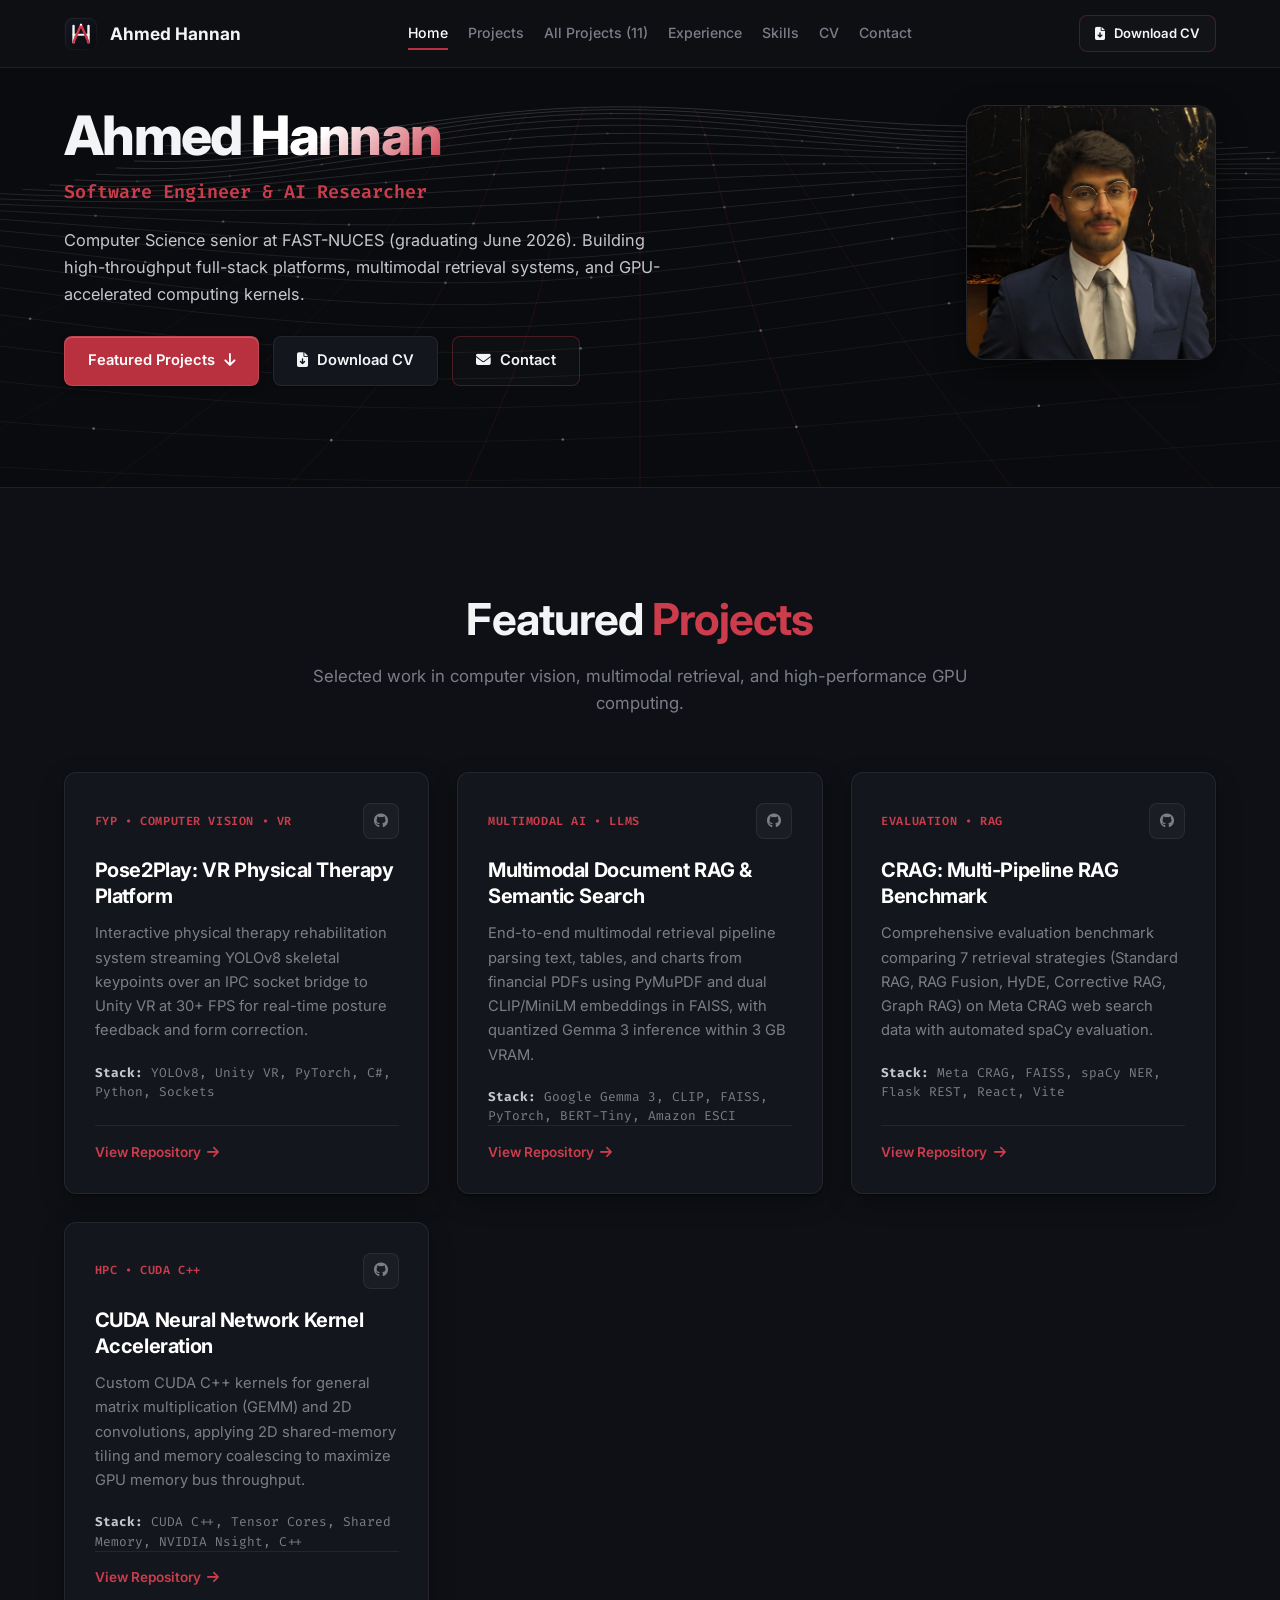
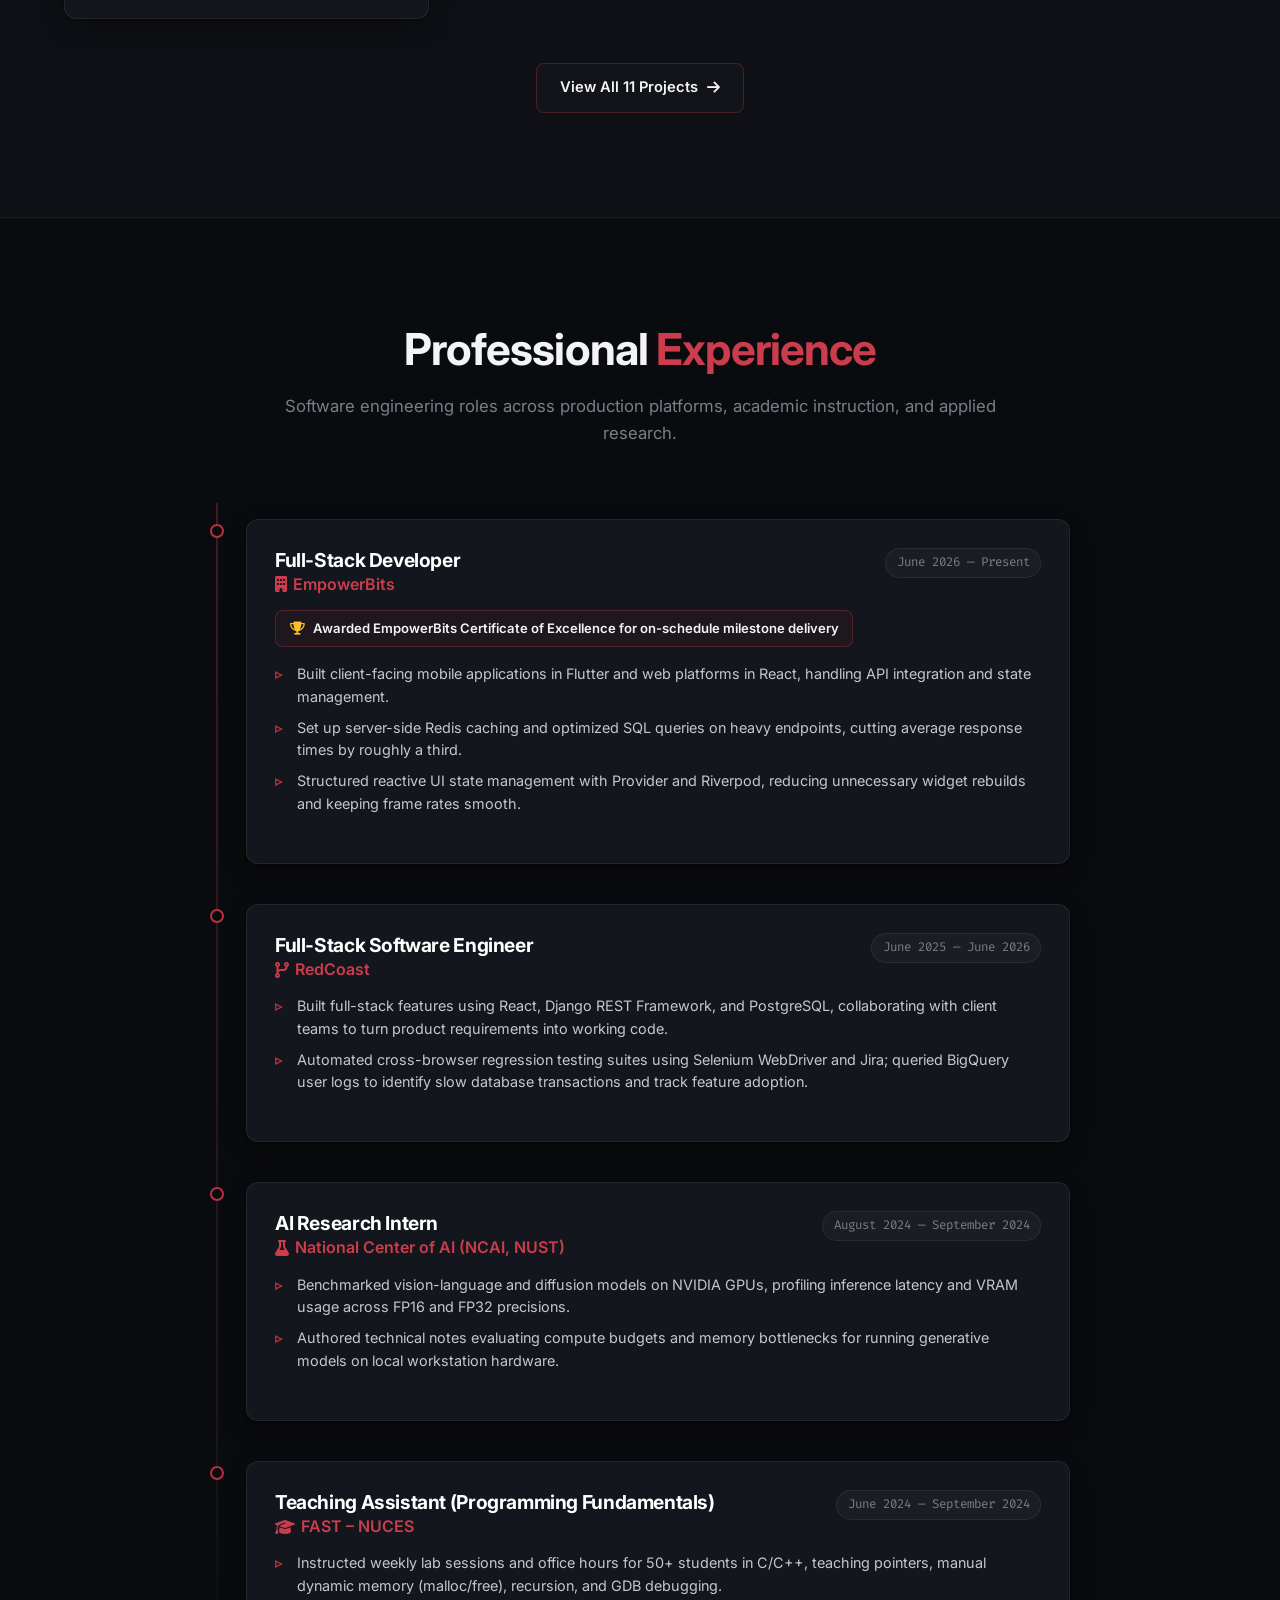
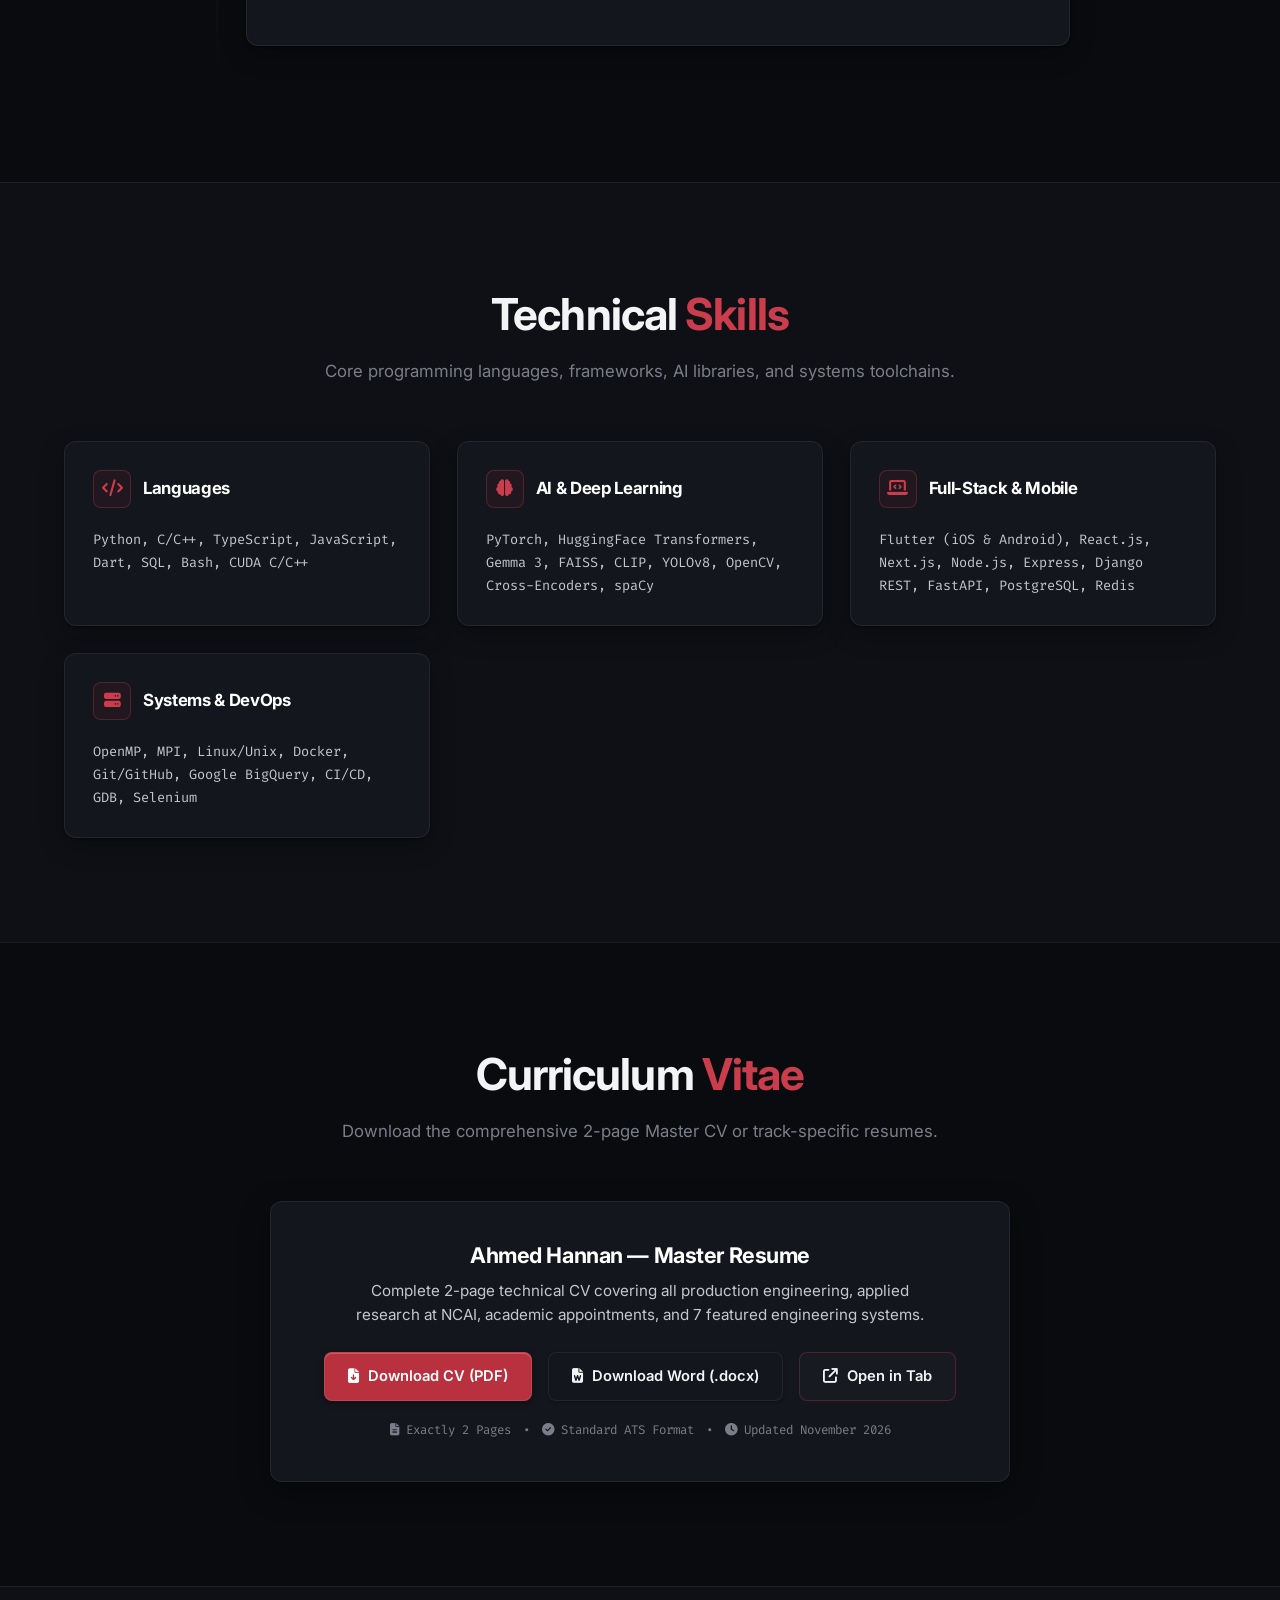
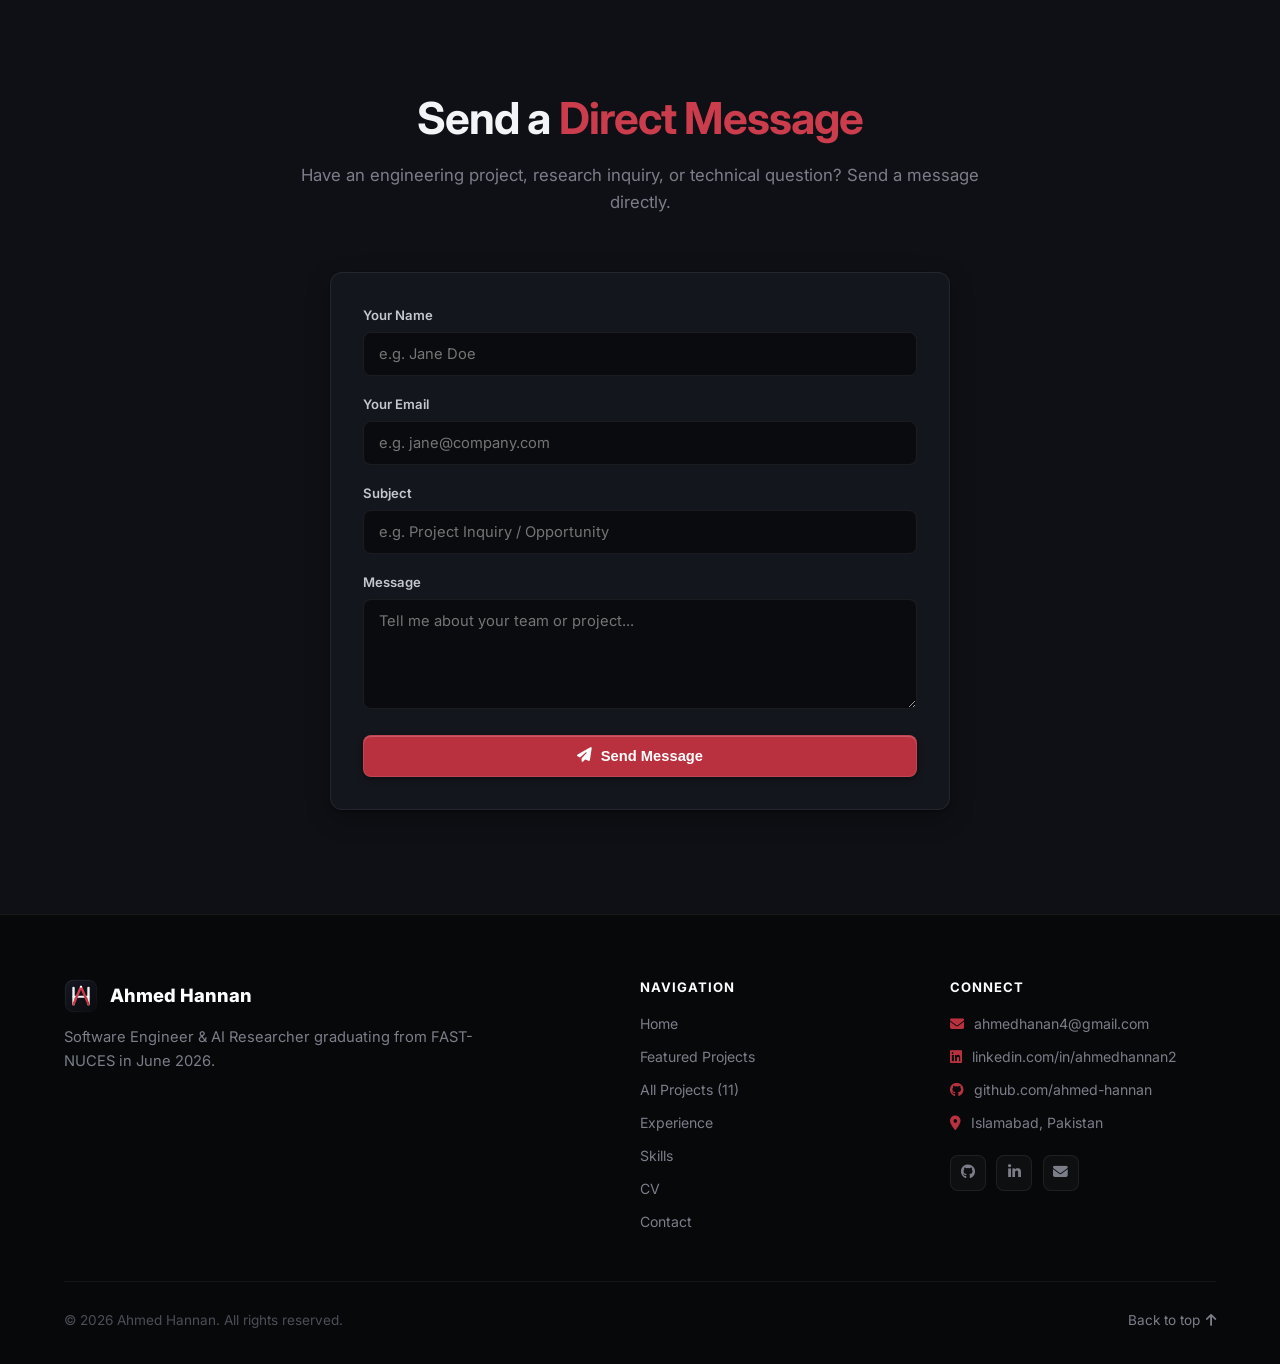
<file: index.html>
<!DOCTYPE html>
<html lang="en">
<head>
  <meta charset="UTF-8">
  <meta name="viewport" content="width=device-width, initial-scale=1.0">
  <title>Ahmed Hannan | Software Engineer &amp; AI Researcher</title>
  
  <meta name="description" content="Portfolio of Ahmed Hannan — Full-Stack Software Engineer &amp; AI Researcher. Systems engineering, multimodal retrieval, and accelerated GPU computing.">
  <meta name="author" content="Ahmed Hannan">
  <meta name="theme-color" content="#0a0b0e">

  <!-- Open Graph / Social Meta -->
  <meta property="og:type" content="website">
  <meta property="og:url" content="https://ahmed-hannan.github.io/">
  <meta property="og:title" content="Ahmed Hannan | Software Engineer &amp; AI Researcher">
  <meta property="og:description" content="Portfolio of Ahmed Hannan — Full-Stack Software Engineer &amp; AI Researcher.">
  <meta property="og:image" content="https://ahmed-hannan.github.io/assets/formalpic.png">

  <!-- Favicon -->
  <link rel="icon" type="image/svg+xml" href="assets/logo.svg">
  <link rel="icon" type="image/png" sizes="32x32" href="assets/favicon-32x32.png">
  <link rel="apple-touch-icon" sizes="180x180" href="assets/apple-touch-icon.png">

  <!-- Typography & Icons -->
  <link rel="preconnect" href="https://fonts.googleapis.com">
  <link rel="preconnect" href="https://fonts.gstatic.com" crossorigin>
  <link href="https://fonts.googleapis.com/css2?family=Fira+Code:wght@400;500;600&family=Inter:wght@300;400;500;600;700;800&display=swap" rel="stylesheet">
  <link rel="stylesheet" href="https://cdnjs.cloudflare.com/ajax/libs/font-awesome/6.5.1/css/all.min.css" integrity="sha512-DTOQO9RWCH3ppGqcWaEA1BIZOC6xxalwEsw9c2QQeAIftl+Vegovlnee1c9QX4TctnWMn13TZye+giMm8e2LwA==" crossorigin="anonymous" referrerpolicy="no-referrer" />

  <!-- Core Stylesheet -->
  <link rel="stylesheet" href="styles.css">
</head>
<body>

  <!-- Navigation Bar -->
  <header class="navbar" id="navbar">
    <div class="container navbar-container nav-container">
      <a href="#hero" class="brand-link nav-brand" aria-label="Ahmed Hannan Home">
        <div class="brand-badge" aria-hidden="true">
          <img src="assets/logo.svg" alt="AH Logo" width="34" height="34">
        </div>
        <span class="brand-name">Ahmed Hannan</span>
      </a>

      <nav class="nav-menu" id="nav-menu" aria-label="Main Navigation">
        <a href="#hero" class="nav-link active">Home</a>
        <a href="#projects" class="nav-link">Projects</a>
        <a href="projects.html" class="nav-link">All Projects (11)</a>
        <a href="#experience" class="nav-link">Experience</a>
        <a href="#skills" class="nav-link">Skills</a>
        <a href="#cv" class="nav-link">CV</a>
        <a href="#contact" class="nav-link">Contact</a>
      </nav>

      <div class="nav-actions">
        <a href="assets/Ahmed_Hannan_Resume.pdf" download="Ahmed_Hannan_Resume.pdf" class="btn btn-outline-red btn-sm nav-cv-btn">
          <i class="fa-solid fa-file-arrow-down"></i>
          <span>Download CV</span>
        </a>
        <button class="nav-toggle" id="nav-toggle" aria-label="Toggle navigation menu">
          <i class="fa-solid fa-bars"></i>
        </button>
      </div>
    </div>
  </header>

  <!-- Hero Section (Streamlined & Compact, Image Aligned Top-Right) -->
  <main>
    <section class="hero" id="hero">
      <canvas id="hero-canvas"></canvas>
      <div class="container hero-container">
        <div class="hero-content">
          <h1 class="hero-title">
            Ahmed <span class="name-highlight">Hannan</span>
          </h1>

          <div class="hero-subtitle">
            <span>Software Engineer &amp; AI Researcher</span>
          </div>

          <p class="hero-description">
            Computer Science senior at FAST-NUCES (graduating June 2026). Building high-throughput full-stack platforms, multimodal retrieval systems, and GPU-accelerated computing kernels.
          </p>

          <div class="hero-cta">
            <a href="#projects" class="btn btn-primary">
              <span>Featured Projects</span>
              <i class="fa-solid fa-arrow-down"></i>
            </a>
            <a href="assets/Ahmed_Hannan_Resume.pdf" download="Ahmed_Hannan_Resume.pdf" class="btn btn-secondary">
              <i class="fa-solid fa-file-arrow-down"></i>
              <span>Download CV</span>
            </a>
            <a href="#contact" class="btn btn-outline-red">
              <i class="fa-solid fa-envelope"></i>
              <span>Contact</span>
            </a>
          </div>
        </div>

        <!-- Top-Right Aligned Portrait Image -->
        <div class="hero-portrait-wrapper">
          <picture>
            <source srcset="assets/formalpic.webp" type="image/webp">
            <img src="assets/formalpic.png" alt="Ahmed Hannan" class="hero-avatar" width="260" height="265" loading="eager">
          </picture>
        </div>
      </div>
    </section>

    <!-- Featured Projects Section (Only Top 4 Flagship Projects, No Pills) -->
    <section id="projects" class="section projects">
      <div class="container">
        <div class="section-header">
          <h2 class="section-title">Featured <span>Projects</span></h2>
          <p class="section-description">
            Selected work in computer vision, multimodal retrieval, and high-performance GPU computing.
          </p>
        </div>

        <!-- Projects Grid (4 Key Projects) -->
        <div class="projects-grid">
          
          <!-- Project 1: Pose2Play (FYP) -->
          <article class="project-card">
            <div>
              <div class="project-card-header">
                <span class="project-category-text">FYP &bull; Computer Vision &bull; VR</span>
                <div class="project-actions">
                  <a href="https://github.com/ahmed-hannan/Pose2Play" target="_blank" rel="noopener noreferrer" class="icon-btn" aria-label="Pose2Play GitHub">
                    <i class="fa-brands fa-github"></i>
                  </a>
                </div>
              </div>

              <h3 class="project-title">
                <a href="https://github.com/ahmed-hannan/Pose2Play" target="_blank" rel="noopener noreferrer">Pose2Play: VR Physical Therapy Platform</a>
              </h3>

              <p class="project-description">
                Interactive physical therapy rehabilitation system streaming YOLOv8 skeletal keypoints over an IPC socket bridge to Unity VR at 30+ FPS for real-time posture feedback and form correction.
              </p>

              <div class="project-tech-text">
                <strong>Stack:</strong> YOLOv8, Unity VR, PyTorch, C#, Python, Sockets
              </div>
            </div>

            <div class="project-footer">
              <a href="https://github.com/ahmed-hannan/Pose2Play" target="_blank" rel="noopener noreferrer" class="project-link-cta">
                <span>View Repository</span>
                <i class="fa-solid fa-arrow-right"></i>
              </a>
            </div>
          </article>

          <!-- Project 2: Multimodal Document RAG -->
          <article class="project-card">
            <div>
              <div class="project-card-header">
                <span class="project-category-text">Multimodal AI &bull; LLMs</span>
                <div class="project-actions">
                  <a href="https://github.com/ahmed-hannan/multimodal-rag-semantic-search" target="_blank" rel="noopener noreferrer" class="icon-btn" aria-label="Multimodal RAG GitHub">
                    <i class="fa-brands fa-github"></i>
                  </a>
                </div>
              </div>

              <h3 class="project-title">
                <a href="https://github.com/ahmed-hannan/multimodal-rag-semantic-search" target="_blank" rel="noopener noreferrer">Multimodal Document RAG &amp; Semantic Search</a>
              </h3>

              <p class="project-description">
                End-to-end multimodal retrieval pipeline parsing text, tables, and charts from financial PDFs using PyMuPDF and dual CLIP/MiniLM embeddings in FAISS, with quantized Gemma 3 inference within 3 GB VRAM.
              </p>

              <div class="project-tech-text">
                <strong>Stack:</strong> Google Gemma 3, CLIP, FAISS, PyTorch, BERT-Tiny, Amazon ESCI
              </div>
            </div>

            <div class="project-footer">
              <a href="https://github.com/ahmed-hannan/multimodal-rag-semantic-search" target="_blank" rel="noopener noreferrer" class="project-link-cta">
                <span>View Repository</span>
                <i class="fa-solid fa-arrow-right"></i>
              </a>
            </div>
          </article>

          <!-- Project 3: CRAG Benchmark -->
          <article class="project-card">
            <div>
              <div class="project-card-header">
                <span class="project-category-text">Evaluation &bull; RAG</span>
                <div class="project-actions">
                  <a href="https://github.com/ahmed-hannan/crag-advanced-rag-pipelines" target="_blank" rel="noopener noreferrer" class="icon-btn" aria-label="CRAG Benchmark GitHub">
                    <i class="fa-brands fa-github"></i>
                  </a>
                </div>
              </div>

              <h3 class="project-title">
                <a href="https://github.com/ahmed-hannan/crag-advanced-rag-pipelines" target="_blank" rel="noopener noreferrer">CRAG: Multi-Pipeline RAG Benchmark</a>
              </h3>

              <p class="project-description">
                Comprehensive evaluation benchmark comparing 7 retrieval strategies (Standard RAG, RAG Fusion, HyDE, Corrective RAG, Graph RAG) on Meta CRAG web search data with automated spaCy evaluation.
              </p>

              <div class="project-tech-text">
                <strong>Stack:</strong> Meta CRAG, FAISS, spaCy NER, Flask REST, React, Vite
              </div>
            </div>

            <div class="project-footer">
              <a href="https://github.com/ahmed-hannan/crag-advanced-rag-pipelines" target="_blank" rel="noopener noreferrer" class="project-link-cta">
                <span>View Repository</span>
                <i class="fa-solid fa-arrow-right"></i>
              </a>
            </div>
          </article>

          <!-- Project 4: CUDA Kernel Acceleration -->
          <article class="project-card">
            <div>
              <div class="project-card-header">
                <span class="project-category-text">HPC &bull; CUDA C++</span>
                <div class="project-actions">
                  <a href="https://github.com/ahmed-hannan/Neural-Network-Acceleration" target="_blank" rel="noopener noreferrer" class="icon-btn" aria-label="CUDA Acceleration GitHub">
                    <i class="fa-brands fa-github"></i>
                  </a>
                </div>
              </div>

              <h3 class="project-title">
                <a href="https://github.com/ahmed-hannan/Neural-Network-Acceleration" target="_blank" rel="noopener noreferrer">CUDA Neural Network Kernel Acceleration</a>
              </h3>

              <p class="project-description">
                Custom CUDA C++ kernels for general matrix multiplication (GEMM) and 2D convolutions, applying 2D shared-memory tiling and memory coalescing to maximize GPU memory bus throughput.
              </p>

              <div class="project-tech-text">
                <strong>Stack:</strong> CUDA C++, Tensor Cores, Shared Memory, NVIDIA Nsight, C++
              </div>
            </div>

            <div class="project-footer">
              <a href="https://github.com/ahmed-hannan/Neural-Network-Acceleration" target="_blank" rel="noopener noreferrer" class="project-link-cta">
                <span>View Repository</span>
                <i class="fa-solid fa-arrow-right"></i>
              </a>
            </div>
          </article>

        </div>

        <!-- View All Projects CTA Button -->
        <div class="projects-cta-row">
          <a href="projects.html" class="btn btn-outline-red btn-lg">
            <span>View All 11 Projects</span>
            <i class="fa-solid fa-arrow-right"></i>
          </a>
        </div>
      </div>
    </section>

    <!-- Work Experience Section (Humanized, No Pills) -->
    <section id="experience" class="section experience">
      <div class="container">
        <div class="section-header">
          <h2 class="section-title">Professional <span>Experience</span></h2>
          <p class="section-description">
            Software engineering roles across production platforms, academic instruction, and applied research.
          </p>
        </div>

        <div class="experience-timeline">

          <!-- Experience 1: EmpowerBits -->
          <div class="timeline-item">
            <div class="timeline-dot"></div>
            <div class="timeline-card">
              <div class="timeline-header">
                <div>
                  <h3 class="timeline-role">Full-Stack Developer</h3>
                  <div class="timeline-company">
                    <i class="fa-solid fa-building"></i>
                    <span>EmpowerBits</span>
                  </div>
                </div>
                <span class="timeline-date">June 2026 &mdash; Present</span>
              </div>

              <div class="award-callout">
                <i class="fa-solid fa-trophy"></i>
                <span>Awarded EmpowerBits Certificate of Excellence for on-schedule milestone delivery</span>
              </div>

              <ul class="timeline-list">
                <li>Built client-facing mobile applications in Flutter and web platforms in React, handling API integration and state management.</li>
                <li>Set up server-side Redis caching and optimized SQL queries on heavy endpoints, cutting average response times by roughly a third.</li>
                <li>Structured reactive UI state management with Provider and Riverpod, reducing unnecessary widget rebuilds and keeping frame rates smooth.</li>
              </ul>
            </div>
          </div>

          <!-- Experience 2: RedCoast -->
          <div class="timeline-item">
            <div class="timeline-dot"></div>
            <div class="timeline-card">
              <div class="timeline-header">
                <div>
                  <h3 class="timeline-role">Full-Stack Software Engineer</h3>
                  <div class="timeline-company">
                    <i class="fa-solid fa-code-branch"></i>
                    <span>RedCoast</span>
                  </div>
                </div>
                <span class="timeline-date">June 2025 &mdash; June 2026</span>
              </div>

              <ul class="timeline-list">
                <li>Built full-stack features using React, Django REST Framework, and PostgreSQL, collaborating with client teams to turn product requirements into working code.</li>
                <li>Automated cross-browser regression testing suites using Selenium WebDriver and Jira; queried BigQuery user logs to identify slow database transactions and track feature adoption.</li>
              </ul>
            </div>
          </div>

          <!-- Experience 3: NCAI NUST -->
          <div class="timeline-item">
            <div class="timeline-dot"></div>
            <div class="timeline-card">
              <div class="timeline-header">
                <div>
                  <h3 class="timeline-role">AI Research Intern</h3>
                  <div class="timeline-company">
                    <i class="fa-solid fa-flask"></i>
                    <span>National Center of AI (NCAI, NUST)</span>
                  </div>
                </div>
                <span class="timeline-date">August 2024 &mdash; September 2024</span>
              </div>

              <ul class="timeline-list">
                <li>Benchmarked vision-language and diffusion models on NVIDIA GPUs, profiling inference latency and VRAM usage across FP16 and FP32 precisions.</li>
                <li>Authored technical notes evaluating compute budgets and memory bottlenecks for running generative models on local workstation hardware.</li>
              </ul>
            </div>
          </div>

          <!-- Experience 4: FAST-NUCES TA -->
          <div class="timeline-item">
            <div class="timeline-dot"></div>
            <div class="timeline-card">
              <div class="timeline-header">
                <div>
                  <h3 class="timeline-role">Teaching Assistant (Programming Fundamentals)</h3>
                  <div class="timeline-company">
                    <i class="fa-solid fa-graduation-cap"></i>
                    <span>FAST &ndash; NUCES</span>
                  </div>
                </div>
                <span class="timeline-date">June 2024 &mdash; September 2024</span>
              </div>

              <ul class="timeline-list">
                <li>Instructed weekly lab sessions and office hours for 50+ students in C/C++, teaching pointers, manual dynamic memory (malloc/free), recursion, and GDB debugging.</li>
              </ul>
            </div>
          </div>

        </div>
      </div>
    </section>

    <!-- Technical Skills Section (Clean & Minimalist, No Pills) -->
    <section id="skills" class="section skills-section">
      <div class="container">
        <div class="section-header">
          <h2 class="section-title">Technical <span>Skills</span></h2>
          <p class="section-description">
            Core programming languages, frameworks, AI libraries, and systems toolchains.
          </p>
        </div>

        <div class="skills-matrix">
          
          <div class="skill-category-card">
            <div class="skill-card-header">
              <div class="skill-card-icon"><i class="fa-solid fa-code"></i></div>
              <h3 class="skill-card-title">Languages</h3>
            </div>
            <p class="skill-list-text">Python, C/C++, TypeScript, JavaScript, Dart, SQL, Bash, CUDA C/C++</p>
          </div>

          <div class="skill-category-card">
            <div class="skill-card-header">
              <div class="skill-card-icon"><i class="fa-solid fa-brain"></i></div>
              <h3 class="skill-card-title">AI &amp; Deep Learning</h3>
            </div>
            <p class="skill-list-text">PyTorch, HuggingFace Transformers, Gemma 3, FAISS, CLIP, YOLOv8, OpenCV, Cross-Encoders, spaCy</p>
          </div>

          <div class="skill-category-card">
            <div class="skill-card-header">
              <div class="skill-card-icon"><i class="fa-solid fa-laptop-code"></i></div>
              <h3 class="skill-card-title">Full-Stack &amp; Mobile</h3>
            </div>
            <p class="skill-list-text">Flutter (iOS &amp; Android), React.js, Next.js, Node.js, Express, Django REST, FastAPI, PostgreSQL, Redis</p>
          </div>

          <div class="skill-category-card">
            <div class="skill-card-header">
              <div class="skill-card-icon"><i class="fa-solid fa-server"></i></div>
              <h3 class="skill-card-title">Systems &amp; DevOps</h3>
            </div>
            <p class="skill-list-text">OpenMP, MPI, Linux/Unix, Docker, Git/GitHub, Google BigQuery, CI/CD, GDB, Selenium</p>
          </div>

        </div>
      </div>
    </section>

    <!-- Curriculum Vitae Download Section (Clean Download Only — Document Viewer Removed) -->
    <section id="cv" class="section cv-section">
      <div class="container">
        <div class="section-header">
          <h2 class="section-title">Curriculum <span>Vitae</span></h2>
          <p class="section-description">
            Download the comprehensive 2-page Master CV or track-specific resumes.
          </p>
        </div>

        <div class="cv-download-card">
          <h3 class="cv-download-title">Ahmed Hannan &mdash; Master Resume</h3>
          <p class="cv-download-desc">
            Complete 2-page technical CV covering all production engineering, applied research at NCAI, academic appointments, and 7 featured engineering systems.
          </p>

          <div class="cv-download-actions">
            <a href="assets/Ahmed_Hannan_Resume.pdf" download="Ahmed_Hannan_Resume.pdf" class="btn btn-primary">
              <i class="fa-solid fa-file-arrow-down"></i>
              <span>Download CV (PDF)</span>
            </a>
            <a href="assets/Ahmed_Hannan_Resume.docx" download="Ahmed_Hannan_Resume.docx" class="btn btn-secondary">
              <i class="fa-solid fa-file-word"></i>
              <span>Download Word (.docx)</span>
            </a>
            <a href="assets/Ahmed_Hannan_Resume.pdf" target="_blank" rel="noopener noreferrer" class="btn btn-outline-red">
              <i class="fa-solid fa-arrow-up-right-from-square"></i>
              <span>Open in Tab</span>
            </a>
          </div>

          <div class="cv-download-meta">
            <span><i class="fa-solid fa-file-lines"></i> Exactly 2 Pages</span>
            <span>&bull;</span>
            <span><i class="fa-solid fa-check-circle"></i> Standard ATS Format</span>
            <span>&bull;</span>
            <span><i class="fa-solid fa-clock"></i> Updated November 2026</span>
          </div>
        </div>
      </div>
    </section>

    <!-- Contact Section (Only Send a Direct Message — No Redundant Cards) -->
    <section id="contact" class="section contact-section">
      <div class="container">
        <div class="section-header">
          <h2 class="section-title">Send a <span>Direct Message</span></h2>
          <p class="section-description">
            Have an engineering project, research inquiry, or technical question? Send a message directly.
          </p>
        </div>

        <div class="contact-form-wrapper">
          <div class="contact-form-card">
            <form onsubmit="handleContactSubmit(event)">
              <div class="form-group">
                <label for="contact-name" class="form-label">Your Name</label>
                <input type="text" id="contact-name" class="form-input" placeholder="e.g. Jane Doe" required>
              </div>

              <div class="form-group">
                <label for="contact-email" class="form-label">Your Email</label>
                <input type="email" id="contact-email" class="form-input" placeholder="e.g. jane@company.com" required>
              </div>

              <div class="form-group">
                <label for="contact-subject" class="form-label">Subject</label>
                <input type="text" id="contact-subject" class="form-input" placeholder="e.g. Project Inquiry / Opportunity" required>
              </div>

              <div class="form-group">
                <label for="contact-message" class="form-label">Message</label>
                <textarea id="contact-message" class="form-textarea" placeholder="Tell me about your team or project..." required></textarea>
              </div>

              <button type="submit" class="btn btn-primary" style="width: 100%;">
                <i class="fa-solid fa-paper-plane"></i>
                <span>Send Message</span>
              </button>
            </form>
          </div>
        </div>
      </div>
    </section>
  </main>

  <!-- Footer (Contains all email, LinkedIn, GitHub, and location info) -->
  <footer class="footer">
    <div class="container">
      <div class="footer-content">
        <div>
          <div class="footer-brand-title">
            <div class="brand-badge" aria-hidden="true">
              <img src="assets/logo.svg" alt="AH Logo" width="34" height="34">
            </div>
            <span>Ahmed Hannan</span>
          </div>
          <p class="footer-brand-desc">
            Software Engineer &amp; AI Researcher graduating from FAST-NUCES in June 2026.
          </p>
        </div>

        <div>
          <h4 class="footer-heading">Navigation</h4>
          <div class="footer-links-list">
            <a href="#hero" class="footer-link">Home</a>
            <a href="#projects" class="footer-link">Featured Projects</a>
            <a href="projects.html" class="footer-link">All Projects (11)</a>
            <a href="#experience" class="footer-link">Experience</a>
            <a href="#skills" class="footer-link">Skills</a>
            <a href="#cv" class="footer-link">CV</a>
            <a href="#contact" class="footer-link">Contact</a>
          </div>
        </div>

        <div>
          <h4 class="footer-heading">Connect</h4>
          <div class="footer-links-list" style="margin-bottom: 1.25rem;">
            <a href="mailto:ahmedhanan4@gmail.com" class="footer-link">
              <i class="fa-solid fa-envelope" style="margin-right: 0.4rem; color: var(--accent-red);"></i> ahmedhanan4@gmail.com
            </a>
            <a href="https://www.linkedin.com/in/ahmedhannan2" target="_blank" rel="noopener noreferrer" class="footer-link">
              <i class="fa-brands fa-linkedin" style="margin-right: 0.4rem; color: var(--accent-red);"></i> linkedin.com/in/ahmedhannan2
            </a>
            <a href="https://github.com/ahmed-hannan" target="_blank" rel="noopener noreferrer" class="footer-link">
              <i class="fa-brands fa-github" style="margin-right: 0.4rem; color: var(--accent-red);"></i> github.com/ahmed-hannan
            </a>
            <span class="footer-link" style="color: var(--text-muted);">
              <i class="fa-solid fa-location-dot" style="margin-right: 0.4rem; color: var(--accent-red);"></i> Islamabad, Pakistan
            </span>
          </div>
          <div class="footer-social-row">
            <a href="https://github.com/ahmed-hannan" target="_blank" rel="noopener noreferrer" class="icon-btn" aria-label="GitHub">
              <i class="fa-brands fa-github"></i>
            </a>
            <a href="https://www.linkedin.com/in/ahmedhannan2" target="_blank" rel="noopener noreferrer" class="icon-btn" aria-label="LinkedIn">
              <i class="fa-brands fa-linkedin-in"></i>
            </a>
            <a href="mailto:ahmedhanan4@gmail.com" class="icon-btn" aria-label="Email">
              <i class="fa-solid fa-envelope"></i>
            </a>
          </div>
        </div>
      </div>

      <div class="footer-bottom">
        <div>&copy; 2026 Ahmed Hannan. All rights reserved.</div>
        <a href="#hero" class="back-to-top">
          <span>Back to top</span>
          <i class="fa-solid fa-arrow-up"></i>
        </a>
      </div>
    </div>
  </footer>

  <script src="script.js"></script>
  <script>
    function handleContactSubmit(e) {
      e.preventDefault();
      const name = document.getElementById('contact-name').value;
      const email = document.getElementById('contact-email').value;
      const subject = document.getElementById('contact-subject').value;
      const message = document.getElementById('contact-message').value;

      const body = `Name: ${name}%0D%0AEmail: ${email}%0D%0A%0D%0AMessage:%0D%0A${message}`;
      const mailtoUrl = `mailto:ahmedhanan4@gmail.com?subject=${encodeURIComponent(subject)}&body=${body}`;
      window.location.href = mailtoUrl;
    }
  </script>
</body>
</html>
</file>
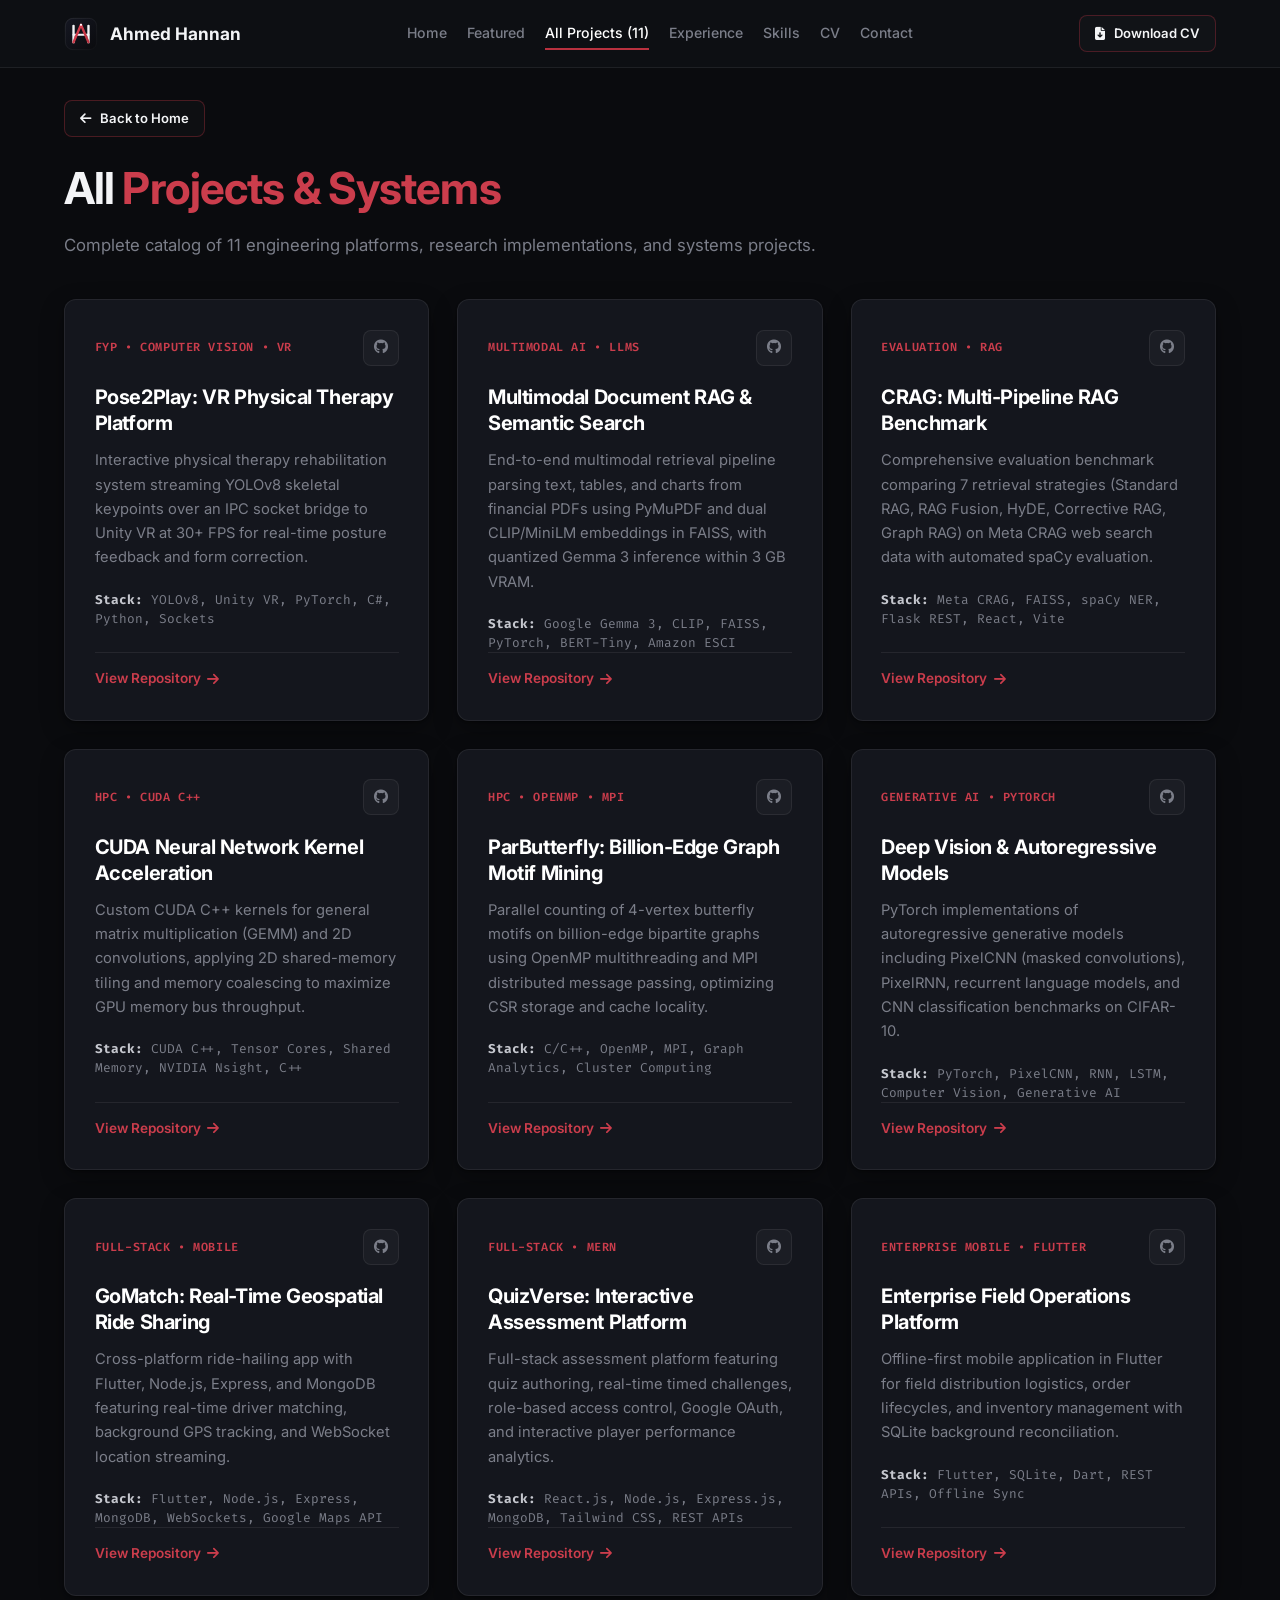
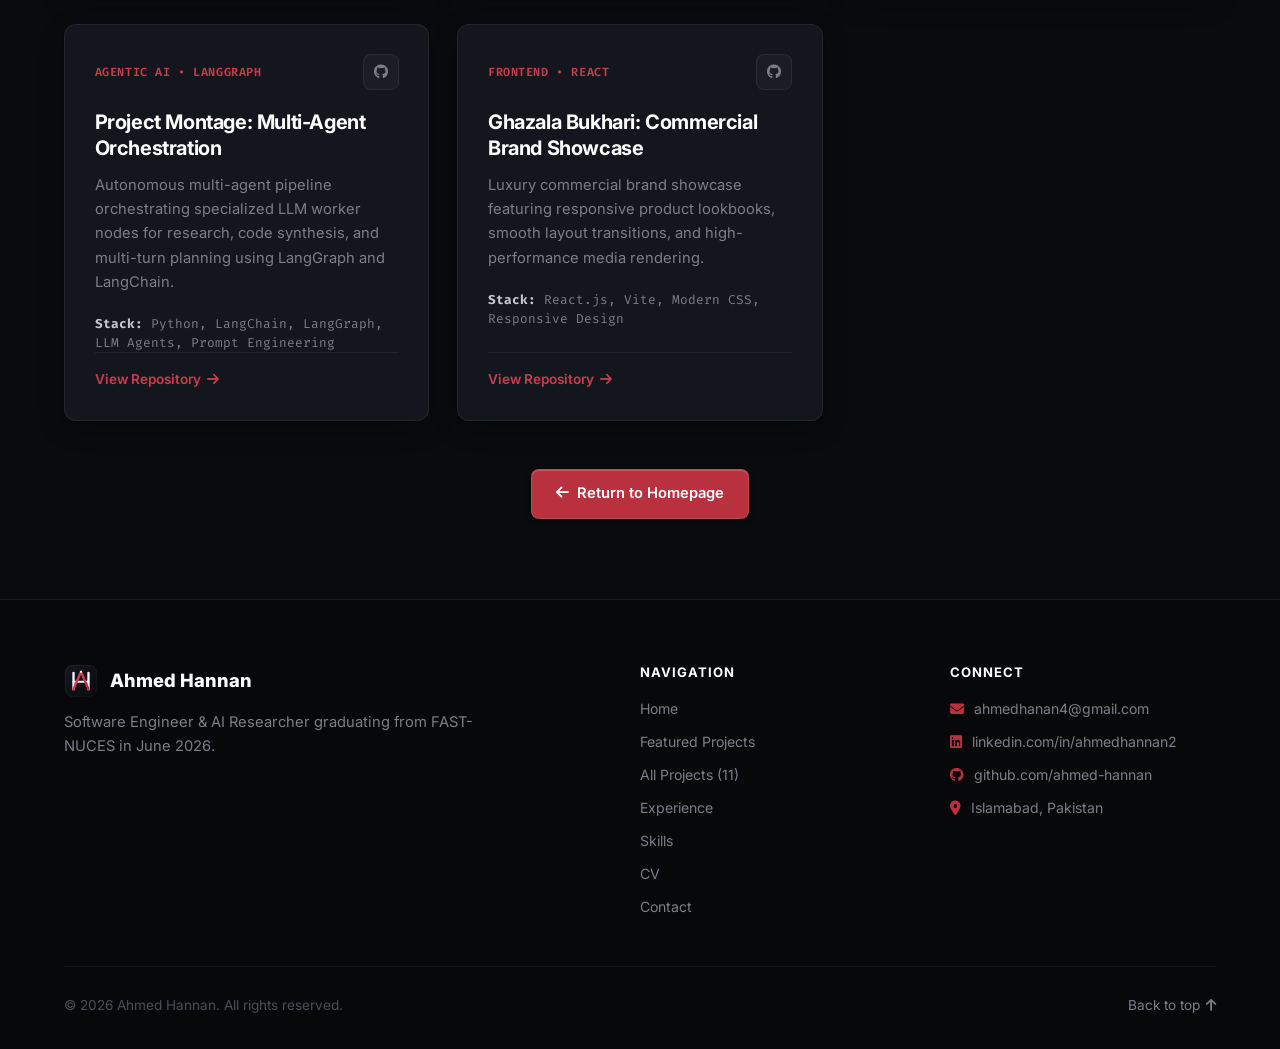
<file: projects.html>
<!DOCTYPE html>
<html lang="en">
<head>
  <meta charset="UTF-8">
  <meta name="viewport" content="width=device-width, initial-scale=1.0">
  <title>All Projects | Ahmed Hannan</title>
  
  <meta name="description" content="All 11 engineering projects and research systems by Ahmed Hannan — Computer Vision, Multimodal RAG, CUDA HPC, and Full-Stack Applications.">
  <meta name="author" content="Ahmed Hannan">
  <meta name="theme-color" content="#0a0b0e">

  <!-- Favicon -->
  <link rel="icon" type="image/svg+xml" href="assets/logo.svg">
  <link rel="icon" type="image/png" sizes="32x32" href="assets/favicon-32x32.png">

  <!-- Typography & Icons -->
  <link rel="preconnect" href="https://fonts.googleapis.com">
  <link rel="preconnect" href="https://fonts.gstatic.com" crossorigin>
  <link href="https://fonts.googleapis.com/css2?family=Fira+Code:wght@400;500;600&family=Inter:wght@300;400;500;600;700;800&display=swap" rel="stylesheet">
  <link rel="stylesheet" href="https://cdnjs.cloudflare.com/ajax/libs/font-awesome/6.5.1/css/all.min.css" integrity="sha512-DTOQO9RWCH3ppGqcWaEA1BIZOC6xxalwEsw9c2QQeAIftl+Vegovlnee1c9QX4TctnWMn13TZye+giMm8e2LwA==" crossorigin="anonymous" referrerpolicy="no-referrer" />

  <!-- Core Stylesheet -->
  <link rel="stylesheet" href="styles.css">
</head>
<body>

  <!-- Navigation Bar -->
  <header class="navbar" id="navbar">
    <div class="container navbar-container nav-container">
      <a href="index.html" class="brand-link nav-brand" aria-label="Ahmed Hannan Home">
        <div class="brand-badge" aria-hidden="true">
          <img src="assets/logo.svg" alt="AH Logo" width="34" height="34">
        </div>
        <span class="brand-name">Ahmed Hannan</span>
      </a>

      <nav class="nav-menu" id="nav-menu" aria-label="Main Navigation">
        <a href="index.html#hero" class="nav-link">Home</a>
        <a href="index.html#projects" class="nav-link">Featured</a>
        <a href="projects.html" class="nav-link active">All Projects (11)</a>
        <a href="index.html#experience" class="nav-link">Experience</a>
        <a href="index.html#skills" class="nav-link">Skills</a>
        <a href="index.html#cv" class="nav-link">CV</a>
        <a href="index.html#contact" class="nav-link">Contact</a>
      </nav>

      <div class="nav-actions">
        <a href="assets/Ahmed_Hannan_Resume.pdf" download="Ahmed_Hannan_Resume.pdf" class="btn btn-outline-red btn-sm nav-cv-btn">
          <i class="fa-solid fa-file-arrow-down"></i>
          <span>Download CV</span>
        </a>
        <button class="nav-toggle" id="nav-toggle" aria-label="Toggle navigation menu">
          <i class="fa-solid fa-bars"></i>
        </button>
      </div>
    </div>
  </header>

  <main style="padding-top: 100px; padding-bottom: 80px;">
    <div class="container">
      
      <!-- Page Header -->
      <div style="margin-bottom: 2.5rem;">
        <a href="index.html#projects" class="btn btn-outline-red btn-sm" style="margin-bottom: 1rem; display: inline-flex;">
          <i class="fa-solid fa-arrow-left"></i>
          <span>Back to Home</span>
        </a>
        <h1 class="section-title" style="margin-top: 0.5rem;">All <span>Projects &amp; Systems</span></h1>
        <p class="section-description" style="margin-left: 0; text-align: left;">
          Complete catalog of 11 engineering platforms, research implementations, and systems projects.
        </p>
      </div>

      <!-- Projects Grid (All 11 Projects) -->
      <div class="projects-grid">

        <!-- 1. Pose2Play -->
        <article class="project-card">
          <div>
            <div class="project-card-header">
              <span class="project-category-text">FYP &bull; Computer Vision &bull; VR</span>
              <div class="project-actions">
                <a href="https://github.com/ahmed-hannan/Pose2Play" target="_blank" rel="noopener noreferrer" class="icon-btn" aria-label="Pose2Play GitHub">
                  <i class="fa-brands fa-github"></i>
                </a>
              </div>
            </div>
            <h3 class="project-title">
              <a href="https://github.com/ahmed-hannan/Pose2Play" target="_blank" rel="noopener noreferrer">Pose2Play: VR Physical Therapy Platform</a>
            </h3>
            <p class="project-description">
              Interactive physical therapy rehabilitation system streaming YOLOv8 skeletal keypoints over an IPC socket bridge to Unity VR at 30+ FPS for real-time posture feedback and form correction.
            </p>
            <div class="project-tech-text">
              <strong>Stack:</strong> YOLOv8, Unity VR, PyTorch, C#, Python, Sockets
            </div>
          </div>
          <div class="project-footer">
            <a href="https://github.com/ahmed-hannan/Pose2Play" target="_blank" rel="noopener noreferrer" class="project-link-cta">
              <span>View Repository</span>
              <i class="fa-solid fa-arrow-right"></i>
            </a>
          </div>
        </article>

        <!-- 2. Multimodal Document RAG -->
        <article class="project-card">
          <div>
            <div class="project-card-header">
              <span class="project-category-text">Multimodal AI &bull; LLMs</span>
              <div class="project-actions">
                <a href="https://github.com/ahmed-hannan/multimodal-rag-semantic-search" target="_blank" rel="noopener noreferrer" class="icon-btn" aria-label="Multimodal RAG GitHub">
                  <i class="fa-brands fa-github"></i>
                </a>
              </div>
            </div>
            <h3 class="project-title">
              <a href="https://github.com/ahmed-hannan/multimodal-rag-semantic-search" target="_blank" rel="noopener noreferrer">Multimodal Document RAG &amp; Semantic Search</a>
            </h3>
            <p class="project-description">
              End-to-end multimodal retrieval pipeline parsing text, tables, and charts from financial PDFs using PyMuPDF and dual CLIP/MiniLM embeddings in FAISS, with quantized Gemma 3 inference within 3 GB VRAM.
            </p>
            <div class="project-tech-text">
              <strong>Stack:</strong> Google Gemma 3, CLIP, FAISS, PyTorch, BERT-Tiny, Amazon ESCI
            </div>
          </div>
          <div class="project-footer">
            <a href="https://github.com/ahmed-hannan/multimodal-rag-semantic-search" target="_blank" rel="noopener noreferrer" class="project-link-cta">
              <span>View Repository</span>
              <i class="fa-solid fa-arrow-right"></i>
            </a>
          </div>
        </article>

        <!-- 3. CRAG Benchmark -->
        <article class="project-card">
          <div>
            <div class="project-card-header">
              <span class="project-category-text">Evaluation &bull; RAG</span>
              <div class="project-actions">
                <a href="https://github.com/ahmed-hannan/crag-advanced-rag-pipelines" target="_blank" rel="noopener noreferrer" class="icon-btn" aria-label="CRAG Benchmark GitHub">
                  <i class="fa-brands fa-github"></i>
                </a>
              </div>
            </div>
            <h3 class="project-title">
              <a href="https://github.com/ahmed-hannan/crag-advanced-rag-pipelines" target="_blank" rel="noopener noreferrer">CRAG: Multi-Pipeline RAG Benchmark</a>
            </h3>
            <p class="project-description">
              Comprehensive evaluation benchmark comparing 7 retrieval strategies (Standard RAG, RAG Fusion, HyDE, Corrective RAG, Graph RAG) on Meta CRAG web search data with automated spaCy evaluation.
            </p>
            <div class="project-tech-text">
              <strong>Stack:</strong> Meta CRAG, FAISS, spaCy NER, Flask REST, React, Vite
            </div>
          </div>
          <div class="project-footer">
            <a href="https://github.com/ahmed-hannan/crag-advanced-rag-pipelines" target="_blank" rel="noopener noreferrer" class="project-link-cta">
              <span>View Repository</span>
              <i class="fa-solid fa-arrow-right"></i>
            </a>
          </div>
        </article>

        <!-- 4. CUDA Kernel Acceleration -->
        <article class="project-card">
          <div>
            <div class="project-card-header">
              <span class="project-category-text">HPC &bull; CUDA C++</span>
              <div class="project-actions">
                <a href="https://github.com/ahmed-hannan/Neural-Network-Acceleration" target="_blank" rel="noopener noreferrer" class="icon-btn" aria-label="CUDA Acceleration GitHub">
                  <i class="fa-brands fa-github"></i>
                </a>
              </div>
            </div>
            <h3 class="project-title">
              <a href="https://github.com/ahmed-hannan/Neural-Network-Acceleration" target="_blank" rel="noopener noreferrer">CUDA Neural Network Kernel Acceleration</a>
            </h3>
            <p class="project-description">
              Custom CUDA C++ kernels for general matrix multiplication (GEMM) and 2D convolutions, applying 2D shared-memory tiling and memory coalescing to maximize GPU memory bus throughput.
            </p>
            <div class="project-tech-text">
              <strong>Stack:</strong> CUDA C++, Tensor Cores, Shared Memory, NVIDIA Nsight, C++
            </div>
          </div>
          <div class="project-footer">
            <a href="https://github.com/ahmed-hannan/Neural-Network-Acceleration" target="_blank" rel="noopener noreferrer" class="project-link-cta">
              <span>View Repository</span>
              <i class="fa-solid fa-arrow-right"></i>
            </a>
          </div>
        </article>

        <!-- 5. ParButterfly Graph Analytics -->
        <article class="project-card">
          <div>
            <div class="project-card-header">
              <span class="project-category-text">HPC &bull; OpenMP &bull; MPI</span>
              <div class="project-actions">
                <a href="https://github.com/ahmed-hannan/parbutterfly" target="_blank" rel="noopener noreferrer" class="icon-btn" aria-label="ParButterfly GitHub">
                  <i class="fa-brands fa-github"></i>
                </a>
              </div>
            </div>
            <h3 class="project-title">
              <a href="https://github.com/ahmed-hannan/parbutterfly" target="_blank" rel="noopener noreferrer">ParButterfly: Billion-Edge Graph Motif Mining</a>
            </h3>
            <p class="project-description">
              Parallel counting of 4-vertex butterfly motifs on billion-edge bipartite graphs using OpenMP multithreading and MPI distributed message passing, optimizing CSR storage and cache locality.
            </p>
            <div class="project-tech-text">
              <strong>Stack:</strong> C/C++, OpenMP, MPI, Graph Analytics, Cluster Computing
            </div>
          </div>
          <div class="project-footer">
            <a href="https://github.com/ahmed-hannan/parbutterfly" target="_blank" rel="noopener noreferrer" class="project-link-cta">
              <span>View Repository</span>
              <i class="fa-solid fa-arrow-right"></i>
            </a>
          </div>
        </article>

        <!-- 6. Deep Vision & Autoregressive Models -->
        <article class="project-card">
          <div>
            <div class="project-card-header">
              <span class="project-category-text">Generative AI &bull; PyTorch</span>
              <div class="project-actions">
                <a href="https://github.com/ahmed-hannan/CNN-Sequence-Autoregressive-Models" target="_blank" rel="noopener noreferrer" class="icon-btn" aria-label="Autoregressive Models GitHub">
                  <i class="fa-brands fa-github"></i>
                </a>
              </div>
            </div>
            <h3 class="project-title">
              <a href="https://github.com/ahmed-hannan/CNN-Sequence-Autoregressive-Models" target="_blank" rel="noopener noreferrer">Deep Vision &amp; Autoregressive Models</a>
            </h3>
            <p class="project-description">
              PyTorch implementations of autoregressive generative models including PixelCNN (masked convolutions), PixelRNN, recurrent language models, and CNN classification benchmarks on CIFAR-10.
            </p>
            <div class="project-tech-text">
              <strong>Stack:</strong> PyTorch, PixelCNN, RNN, LSTM, Computer Vision, Generative AI
            </div>
          </div>
          <div class="project-footer">
            <a href="https://github.com/ahmed-hannan/CNN-Sequence-Autoregressive-Models" target="_blank" rel="noopener noreferrer" class="project-link-cta">
              <span>View Repository</span>
              <i class="fa-solid fa-arrow-right"></i>
            </a>
          </div>
        </article>

        <!-- 7. GoMatch -->
        <article class="project-card">
          <div>
            <div class="project-card-header">
              <span class="project-category-text">Full-Stack &bull; Mobile</span>
              <div class="project-actions">
                <a href="https://github.com/ahmed-hannan/GoMatch" target="_blank" rel="noopener noreferrer" class="icon-btn" aria-label="GoMatch GitHub">
                  <i class="fa-brands fa-github"></i>
                </a>
              </div>
            </div>
            <h3 class="project-title">
              <a href="https://github.com/ahmed-hannan/GoMatch" target="_blank" rel="noopener noreferrer">GoMatch: Real-Time Geospatial Ride Sharing</a>
            </h3>
            <p class="project-description">
              Cross-platform ride-hailing app with Flutter, Node.js, Express, and MongoDB featuring real-time driver matching, background GPS tracking, and WebSocket location streaming.
            </p>
            <div class="project-tech-text">
              <strong>Stack:</strong> Flutter, Node.js, Express, MongoDB, WebSockets, Google Maps API
            </div>
          </div>
          <div class="project-footer">
            <a href="https://github.com/ahmed-hannan/GoMatch" target="_blank" rel="noopener noreferrer" class="project-link-cta">
              <span>View Repository</span>
              <i class="fa-solid fa-arrow-right"></i>
            </a>
          </div>
        </article>

        <!-- 8. QuizVerse -->
        <article class="project-card">
          <div>
            <div class="project-card-header">
              <span class="project-category-text">Full-Stack &bull; MERN</span>
              <div class="project-actions">
                <a href="https://github.com/ahmed-hannan/QuizVerse" target="_blank" rel="noopener noreferrer" class="icon-btn" aria-label="QuizVerse GitHub">
                  <i class="fa-brands fa-github"></i>
                </a>
              </div>
            </div>
            <h3 class="project-title">
              <a href="https://github.com/ahmed-hannan/QuizVerse" target="_blank" rel="noopener noreferrer">QuizVerse: Interactive Assessment Platform</a>
            </h3>
            <p class="project-description">
              Full-stack assessment platform featuring quiz authoring, real-time timed challenges, role-based access control, Google OAuth, and interactive player performance analytics.
            </p>
            <div class="project-tech-text">
              <strong>Stack:</strong> React.js, Node.js, Express.js, MongoDB, Tailwind CSS, REST APIs
            </div>
          </div>
          <div class="project-footer">
            <a href="https://github.com/ahmed-hannan/QuizVerse" target="_blank" rel="noopener noreferrer" class="project-link-cta">
              <span>View Repository</span>
              <i class="fa-solid fa-arrow-right"></i>
            </a>
          </div>
        </article>

        <!-- 9. Enterprise Field Operations -->
        <article class="project-card">
          <div>
            <div class="project-card-header">
              <span class="project-category-text">Enterprise Mobile &bull; Flutter</span>
              <div class="project-actions">
                <a href="https://github.com/ahmed-hannan/enterprise-field-operations" target="_blank" rel="noopener noreferrer" class="icon-btn" aria-label="Enterprise Field Operations GitHub">
                  <i class="fa-brands fa-github"></i>
                </a>
              </div>
            </div>
            <h3 class="project-title">
              <a href="https://github.com/ahmed-hannan/enterprise-field-operations" target="_blank" rel="noopener noreferrer">Enterprise Field Operations Platform</a>
            </h3>
            <p class="project-description">
              Offline-first mobile application in Flutter for field distribution logistics, order lifecycles, and inventory management with SQLite background reconciliation.
            </p>
            <div class="project-tech-text">
              <strong>Stack:</strong> Flutter, SQLite, Dart, REST APIs, Offline Sync
            </div>
          </div>
          <div class="project-footer">
            <a href="https://github.com/ahmed-hannan/enterprise-field-operations" target="_blank" rel="noopener noreferrer" class="project-link-cta">
              <span>View Repository</span>
              <i class="fa-solid fa-arrow-right"></i>
            </a>
          </div>
        </article>

        <!-- 10. Project Montage -->
        <article class="project-card">
          <div>
            <div class="project-card-header">
              <span class="project-category-text">Agentic AI &bull; LangGraph</span>
              <div class="project-actions">
                <a href="https://github.com/ahmed-hannan/project-montage" target="_blank" rel="noopener noreferrer" class="icon-btn" aria-label="Project Montage GitHub">
                  <i class="fa-brands fa-github"></i>
                </a>
              </div>
            </div>
            <h3 class="project-title">
              <a href="https://github.com/ahmed-hannan/project-montage" target="_blank" rel="noopener noreferrer">Project Montage: Multi-Agent Orchestration</a>
            </h3>
            <p class="project-description">
              Autonomous multi-agent pipeline orchestrating specialized LLM worker nodes for research, code synthesis, and multi-turn planning using LangGraph and LangChain.
            </p>
            <div class="project-tech-text">
              <strong>Stack:</strong> Python, LangChain, LangGraph, LLM Agents, Prompt Engineering
            </div>
          </div>
          <div class="project-footer">
            <a href="https://github.com/ahmed-hannan/project-montage" target="_blank" rel="noopener noreferrer" class="project-link-cta">
              <span>View Repository</span>
              <i class="fa-solid fa-arrow-right"></i>
            </a>
          </div>
        </article>

        <!-- 11. Ghazala Bukhari -->
        <article class="project-card">
          <div>
            <div class="project-card-header">
              <span class="project-category-text">Frontend &bull; React</span>
              <div class="project-actions">
                <a href="https://github.com/ahmed-hannan/GhazalaBukhari" target="_blank" rel="noopener noreferrer" class="icon-btn" aria-label="Ghazala Bukhari GitHub">
                  <i class="fa-brands fa-github"></i>
                </a>
              </div>
            </div>
            <h3 class="project-title">
              <a href="https://github.com/ahmed-hannan/GhazalaBukhari" target="_blank" rel="noopener noreferrer">Ghazala Bukhari: Commercial Brand Showcase</a>
            </h3>
            <p class="project-description">
              Luxury commercial brand showcase featuring responsive product lookbooks, smooth layout transitions, and high-performance media rendering.
            </p>
            <div class="project-tech-text">
              <strong>Stack:</strong> React.js, Vite, Modern CSS, Responsive Design
            </div>
          </div>
          <div class="project-footer">
            <a href="https://github.com/ahmed-hannan/GhazalaBukhari" target="_blank" rel="noopener noreferrer" class="project-link-cta">
              <span>View Repository</span>
              <i class="fa-solid fa-arrow-right"></i>
            </a>
          </div>
        </article>

      </div>

      <div style="margin-top: 3rem; text-align: center;">
        <a href="index.html#hero" class="btn btn-primary">
          <i class="fa-solid fa-arrow-left"></i>
          <span>Return to Homepage</span>
        </a>
      </div>

    </div>
  </main>

  <!-- Footer -->
  <footer class="footer">
    <div class="container">
      <div class="footer-content">
        <div>
          <div class="footer-brand-title">
            <div class="brand-badge" aria-hidden="true">
              <img src="assets/logo.svg" alt="AH Logo" width="34" height="34">
            </div>
            <span>Ahmed Hannan</span>
          </div>
          <p class="footer-brand-desc">
            Software Engineer &amp; AI Researcher graduating from FAST-NUCES in June 2026.
          </p>
        </div>

        <div>
          <h4 class="footer-heading">Navigation</h4>
          <div class="footer-links-list">
            <a href="index.html#hero" class="footer-link">Home</a>
            <a href="index.html#projects" class="footer-link">Featured Projects</a>
            <a href="projects.html" class="footer-link">All Projects (11)</a>
            <a href="index.html#experience" class="footer-link">Experience</a>
            <a href="index.html#skills" class="footer-link">Skills</a>
            <a href="index.html#cv" class="footer-link">CV</a>
            <a href="index.html#contact" class="footer-link">Contact</a>
          </div>
        </div>

        <div>
          <h4 class="footer-heading">Connect</h4>
          <div class="footer-links-list" style="margin-bottom: 1.25rem;">
            <a href="mailto:ahmedhanan4@gmail.com" class="footer-link">
              <i class="fa-solid fa-envelope" style="margin-right: 0.4rem; color: var(--accent-red);"></i> ahmedhanan4@gmail.com
            </a>
            <a href="https://www.linkedin.com/in/ahmedhannan2" target="_blank" rel="noopener noreferrer" class="footer-link">
              <i class="fa-brands fa-linkedin" style="margin-right: 0.4rem; color: var(--accent-red);"></i> linkedin.com/in/ahmedhannan2
            </a>
            <a href="https://github.com/ahmed-hannan" target="_blank" rel="noopener noreferrer" class="footer-link">
              <i class="fa-brands fa-github" style="margin-right: 0.4rem; color: var(--accent-red);"></i> github.com/ahmed-hannan
            </a>
            <span class="footer-link" style="color: var(--text-muted);">
              <i class="fa-solid fa-location-dot" style="margin-right: 0.4rem; color: var(--accent-red);"></i> Islamabad, Pakistan
            </span>
          </div>
        </div>
      </div>

      <div class="footer-bottom">
        <div>&copy; 2026 Ahmed Hannan. All rights reserved.</div>
        <a href="#" class="back-to-top">
          <span>Back to top</span>
          <i class="fa-solid fa-arrow-up"></i>
        </a>
      </div>
    </div>
  </footer>

  <script src="script.js"></script>
</body>
</html>
</file>
<file: styles.css>
/* ==========================================================================
   AHMED HANNAN — PERSONAL PORTFOLIO
   Design System: Matte Dark Aesthetic (Obsidian, Muted Crimson, Off-White)
   ========================================================================== */

:root {
  /* Matte Palette Tokens */
  --bg-primary: #0a0b0e;
  --bg-secondary: #0f1015;
  --bg-surface: #14161d;
  --bg-surface-hover: #191c24;
  --bg-surface-elevated: #1e212b;
  --bg-glass: rgba(14, 16, 21, 0.88);

  /* Refined Matte Crimson (Architectural, Not Neon) */
  --accent-red: #b9313f;
  --accent-red-hover: #cb3d4c;
  --accent-red-dark: #7e1e27;
  --accent-red-subtle: rgba(185, 49, 63, 0.08);
  --accent-red-border: rgba(185, 49, 63, 0.3);

  /* Typography Colors */
  --text-primary: #f3f4f6;
  --text-secondary: #c5c7ce;
  --text-muted: #7b7e89;
  --text-dim: #4b4e57;

  /* Restrained Architectural Borders */
  --border-subtle: rgba(255, 255, 255, 0.07);
  --border-hover: rgba(255, 255, 255, 0.16);
  --border-red: rgba(185, 49, 63, 0.35);

  /* Typography */
  --font-sans: 'Inter', -apple-system, BlinkMacSystemFont, 'Segoe UI', Roboto, Helvetica, Arial, sans-serif;
  --font-mono: 'JetBrains Mono', 'Fira Code', Menlo, Monaco, Consolas, monospace;

  /* Transitions & Shadows (Tactile & Grounded, Not Fuzzy) */
  --transition-fast: 0.15s ease;
  --transition-normal: 0.25s cubic-bezier(0.16, 1, 0.3, 1);
  --transition-slow: 0.4s cubic-bezier(0.16, 1, 0.3, 1);

  --shadow-sm: 0 1px 3px rgba(0, 0, 0, 0.4);
  --shadow-md: 0 4px 16px rgba(0, 0, 0, 0.45);
  --shadow-lg: 0 12px 32px rgba(0, 0, 0, 0.6);
  --shadow-card: 0 1px 2px rgba(0, 0, 0, 0.4), 0 8px 24px rgba(0, 0, 0, 0.3);

  /* Precision Radii */
  --radius-sm: 4px;
  --radius-md: 8px;
  --radius-lg: 12px;
  --radius-full: 9999px;
  --max-width: 1200px;
}

/* Base Reset */
*, *::before, *::after {
  box-sizing: border-box;
  margin: 0;
  padding: 0;
}

html {
  scroll-behavior: smooth;
  color-scheme: dark;
}

body {
  background-color: var(--bg-primary);
  color: var(--text-secondary);
  font-family: var(--font-sans);
  line-height: 1.6;
  overflow-x: hidden;
  position: relative;
  -webkit-font-smoothing: antialiased;
}

/* Subtle Technical Background (Engineering Dot Grid & Matte Vignette) */
.ambient-glow {
  position: fixed;
  top: 0;
  left: 0;
  width: 100vw;
  height: 100vh;
  pointer-events: none;
  z-index: 0;
  overflow: hidden;
  background-image: radial-gradient(rgba(255, 255, 255, 0.035) 1px, transparent 1px);
  background-size: 28px 28px;
  mask-image: radial-gradient(ellipse 80% 60% at 50% 25%, #000 40%, transparent 100%);
}

.glow-orb {
  position: absolute;
  border-radius: 50%;
  pointer-events: none;
}

.glow-orb-1 {
  top: -200px;
  right: -100px;
  width: 750px;
  height: 750px;
  background: radial-gradient(circle, rgba(185, 49, 63, 0.08) 0%, transparent 70%);
  filter: blur(100px);
}

.glow-orb-2 {
  top: 40%;
  left: -200px;
  width: 650px;
  height: 650px;
  background: radial-gradient(circle, rgba(126, 30, 39, 0.05) 0%, transparent 70%);
  filter: blur(120px);
}

.glow-orb-3 {
  bottom: -200px;
  right: 10%;
  width: 600px;
  height: 600px;
  background: radial-gradient(circle, rgba(185, 49, 63, 0.06) 0%, transparent 70%);
  filter: blur(100px);
}

/* Canvas Overlay */
#hero-canvas {
  position: absolute;
  top: 0;
  left: 0;
  width: 100%;
  height: 100%;
  z-index: 1;
  pointer-events: none;
}

/* Typography Defaults */
h1, h2, h3, h4, h5, h6 {
  color: var(--text-primary);
  font-weight: 700;
  line-height: 1.25;
  letter-spacing: -0.02em;
}

a {
  color: inherit;
  text-decoration: none;
  transition: color var(--transition-fast);
}

ul {
  list-style: none;
}

/* Layout Utilities */
.container {
  width: 100%;
  max-width: var(--max-width);
  margin: 0 auto;
  padding: 0 1.5rem;
  position: relative;
  z-index: 2;
}

.section {
  padding: 6.5rem 0;
  position: relative;
}

.section-header {
  text-align: center;
  max-width: 720px;
  margin: 0 auto 3.5rem;
}

.section-tag {
  display: inline-flex;
  align-items: center;
  gap: 0.5rem;
  padding: 0.35rem 0.85rem;
  background: rgba(255, 255, 255, 0.03);
  border: 1px solid var(--border-subtle);
  border-radius: var(--radius-full);
  color: var(--accent-red-hover);
  font-size: 0.76rem;
  font-family: var(--font-mono);
  font-weight: 600;
  text-transform: uppercase;
  letter-spacing: 0.06em;
  margin-bottom: 1rem;
}

.section-title {
  font-size: clamp(2rem, 3.5vw, 2.75rem);
  margin-bottom: 1rem;
}

.section-title span {
  color: var(--accent-red-hover);
  position: relative;
}

.section-description {
  color: var(--text-muted);
  font-size: 1.05rem;
  line-height: 1.6;
}

/* Buttons (Tactile Matte Aesthetic) */
.btn {
  display: inline-flex;
  align-items: center;
  justify-content: center;
  gap: 0.55rem;
  padding: 0.75rem 1.45rem;
  border-radius: var(--radius-md);
  font-size: 0.92rem;
  font-weight: 600;
  cursor: pointer;
  transition: all var(--transition-normal);
  border: 1px solid transparent;
}

.btn-primary {
  background: var(--accent-red);
  color: #ffffff;
  border-color: rgba(255, 255, 255, 0.1);
  box-shadow: inset 0 1px 0 rgba(255, 255, 255, 0.2), 0 2px 6px rgba(0, 0, 0, 0.4);
}

.btn-primary:hover {
  background: var(--accent-red-hover);
  transform: translateY(-2px);
  box-shadow: inset 0 1px 0 rgba(255, 255, 255, 0.25), 0 6px 16px rgba(0, 0, 0, 0.5);
}

.btn-secondary {
  background: var(--bg-surface);
  border: 1px solid var(--border-subtle);
  color: var(--text-primary);
  box-shadow: 0 1px 3px rgba(0, 0, 0, 0.3);
}

.btn-secondary:hover {
  border-color: var(--border-hover);
  background: var(--bg-surface-hover);
  transform: translateY(-2px);
}

.btn-outline-red {
  background: rgba(255, 255, 255, 0.02);
  border: 1px solid var(--border-red);
  color: var(--text-primary);
}

.btn-outline-red:hover {
  background: var(--accent-red-subtle);
  border-color: var(--accent-red);
  color: #ffffff;
  transform: translateY(-2px);
}

.btn-sm {
  padding: 0.45rem 0.95rem;
  font-size: 0.82rem;
}

/* Badges */
.badge {
  display: inline-flex;
  align-items: center;
  gap: 0.35rem;
  padding: 0.25rem 0.65rem;
  border-radius: var(--radius-full);
  font-size: 0.75rem;
  font-weight: 600;
  background: rgba(255, 255, 255, 0.04);
  border: 1px solid var(--border-subtle);
  color: var(--text-secondary);
}

.badge-red {
  background: var(--accent-red-subtle);
  border-color: var(--border-red);
  color: var(--accent-red-hover);
}

/* ==========================================================================
   NAVIGATION BAR
   ========================================================================== */
.navbar {
  position: fixed;
  top: 0;
  left: 0;
  width: 100%;
  height: 68px;
  background: var(--bg-glass);
  backdrop-filter: blur(12px);
  -webkit-backdrop-filter: blur(12px);
  border-bottom: 1px solid var(--border-subtle);
  z-index: 1000;
  transition: all var(--transition-normal);
}

.navbar.scrolled {
  background: rgba(10, 11, 14, 0.95);
  border-bottom-color: rgba(255, 255, 255, 0.09);
  box-shadow: 0 4px 16px rgba(0, 0, 0, 0.4);
}

.nav-container,
.navbar-container {
  display: flex;
  align-items: center;
  justify-content: space-between;
  height: 100%;
  width: 100%;
  flex-wrap: nowrap;
}

.nav-brand,
.brand-link {
  display: flex;
  align-items: center;
  gap: 0.75rem;
  font-weight: 700;
  font-size: 1.08rem;
  color: var(--text-primary);
  text-decoration: none;
  flex-shrink: 0;
}

.brand-badge {
  width: 34px;
  height: 34px;
  display: flex;
  align-items: center;
  justify-content: center;
  border-radius: var(--radius-md);
  transition: transform var(--transition-fast), filter var(--transition-fast);
  flex-shrink: 0;
}

.brand-badge img {
  width: 100%;
  height: 100%;
  display: block;
  border-radius: inherit;
}

.nav-brand:hover .brand-badge,
.brand-link:hover .brand-badge,
.footer-brand-title:hover .brand-badge {
  transform: translateY(-1px) scale(1.06);
  filter: drop-shadow(0 4px 14px rgba(185, 49, 63, 0.45));
}

.nav-menu {
  display: flex;
  align-items: center;
  gap: 1.25rem;
  flex-shrink: 1;
}

.nav-link {
  font-size: 0.88rem;
  font-weight: 500;
  color: var(--text-muted);
  position: relative;
  padding: 0.35rem 0;
  white-space: nowrap;
  transition: color var(--transition-fast);
}

.nav-link:hover,
.nav-link.active {
  color: #ffffff;
}

.nav-link::after {
  content: '';
  position: absolute;
  bottom: 0;
  left: 0;
  width: 0;
  height: 2px;
  background: var(--accent-red);
  transition: width var(--transition-normal);
}

.nav-link:hover::after,
.nav-link.active::after {
  width: 100%;
}

.nav-actions {
  display: flex;
  align-items: center;
  gap: 0.85rem;
  flex-shrink: 0;
}

.nav-actions .btn {
  white-space: nowrap;
}

.nav-toggle {
  display: none;
  background: none;
  border: none;
  color: var(--text-primary);
  font-size: 1.35rem;
  cursor: pointer;
  padding: 0.35rem;
  line-height: 1;
}

/* ==========================================================================
   HERO SECTION
   ========================================================================== */
.hero {
  min-height: auto;
  display: flex;
  align-items: center;
  position: relative;
  padding-top: 105px;
  padding-bottom: 45px;
}

.hero-content {
  max-width: 820px;
}

.hero-pill {
  display: inline-flex;
  align-items: center;
  gap: 0.5rem;
  padding: 0.35rem 0.95rem;
  background: var(--bg-surface);
  border: 1px solid var(--border-subtle);
  border-radius: var(--radius-full);
  font-size: 0.82rem;
  font-family: var(--font-mono);
  color: var(--text-secondary);
  margin-bottom: 1.5rem;
  box-shadow: 0 1px 2px rgba(0, 0, 0, 0.3);
}

.status-dot {
  width: 7px;
  height: 7px;
  border-radius: 50%;
  background: #10b981;
  box-shadow: 0 0 6px rgba(16, 185, 129, 0.6);
  animation: pulse 2.5s infinite;
}

@keyframes pulse {
  0% { transform: scale(0.95); opacity: 0.8; }
  50% { transform: scale(1.15); opacity: 1; }
  100% { transform: scale(0.95); opacity: 0.8; }
}

.hero-title {
  font-size: clamp(2.6rem, 5.5vw, 4.25rem);
  font-weight: 800;
  line-height: 1.12;
  margin-bottom: 1.25rem;
  letter-spacing: -0.03em;
}

.hero-title .name-highlight {
  background: linear-gradient(135deg, #ffffff 40%, var(--accent-red-hover) 100%);
  -webkit-background-clip: text;
  -webkit-text-fill-color: transparent;
}

.hero-subtitle {
  font-size: clamp(1.15rem, 2.2vw, 1.55rem);
  font-weight: 600;
  color: var(--text-muted);
  margin-bottom: 1.5rem;
  display: flex;
  align-items: center;
  gap: 0.45rem;
  flex-wrap: wrap;
}

.typed-text {
  color: var(--accent-red-hover);
  border-right: 2px solid var(--accent-red);
  padding-right: 4px;
  animation: blink 0.8s infinite;
}

@keyframes blink {
  0%, 100% { border-color: var(--accent-red); }
  50% { border-color: transparent; }
}

.hero-description {
  font-size: 1.1rem;
  color: var(--text-secondary);
  max-width: 660px;
  margin-bottom: 2.25rem;
  line-height: 1.7;
}

.hero-description strong {
  color: #ffffff;
  font-weight: 600;
}

.hero-cta {
  display: flex;
  align-items: center;
  gap: 0.85rem;
  flex-wrap: wrap;
  margin-bottom: 3.5rem;
}

.hero-stats {
  display: grid;
  grid-template-columns: repeat(auto-fit, minmax(160px, 1fr));
  gap: 1.5rem;
  padding-top: 2rem;
  border-top: 1px solid var(--border-subtle);
}

.stat-item {
  display: flex;
  flex-direction: column;
}

.stat-number {
  font-size: 2.15rem;
  font-weight: 800;
  color: #ffffff;
  font-family: var(--font-mono);
  display: flex;
  align-items: center;
}

.stat-number span {
  color: var(--accent-red);
}

.stat-label {
  font-size: 0.82rem;
  color: var(--text-muted);
  text-transform: uppercase;
  letter-spacing: 0.06em;
  margin-top: 0.25rem;
}

/* ==========================================================================
   PROJECTS SHOWCASE SECTION
   ========================================================================== */
.projects {
  position: relative;
  background: var(--bg-secondary);
  border-top: 1px solid var(--border-subtle);
}

.project-filters {
  display: flex;
  align-items: center;
  justify-content: center;
  flex-wrap: wrap;
  gap: 0.65rem;
  margin-bottom: 3.25rem;
}

.filter-btn {
  background: var(--bg-surface);
  border: 1px solid var(--border-subtle);
  color: var(--text-muted);
  padding: 0.5rem 1.25rem;
  border-radius: var(--radius-full);
  font-size: 0.82rem;
  font-weight: 600;
  cursor: pointer;
  transition: all var(--transition-normal);
  display: inline-flex;
  align-items: center;
  gap: 0.45rem;
}

.filter-btn:hover {
  color: #ffffff;
  border-color: var(--border-hover);
  background: var(--bg-surface-hover);
}

.filter-btn.active {
  background: var(--accent-red);
  color: #ffffff;
  border-color: rgba(255, 255, 255, 0.1);
  box-shadow: inset 0 1px 0 rgba(255, 255, 255, 0.2), 0 2px 6px rgba(0, 0, 0, 0.4);
}

.filter-btn .filter-count {
  font-family: var(--font-mono);
  font-size: 0.74rem;
  opacity: 0.85;
}

.projects-grid {
  display: grid;
  grid-template-columns: repeat(auto-fill, minmax(360px, 1fr));
  gap: 1.75rem;
}

.project-card {
  background: var(--bg-surface);
  border: 1px solid var(--border-subtle);
  border-radius: var(--radius-lg);
  padding: 1.85rem;
  display: flex;
  flex-direction: column;
  justify-content: space-between;
  position: relative;
  overflow: hidden;
  box-shadow: var(--shadow-card);
  transition: transform var(--transition-normal), border-color var(--transition-normal), box-shadow var(--transition-normal);
}

.project-card::before {
  content: '';
  position: absolute;
  top: 0;
  left: 0;
  right: 0;
  height: 2px;
  background: linear-gradient(90deg, transparent, var(--accent-red), transparent);
  opacity: 0;
  transition: opacity var(--transition-normal);
}

.project-card:hover {
  transform: translateY(-4px);
  border-color: var(--border-red);
  box-shadow: 0 12px 32px rgba(0, 0, 0, 0.65);
}

.project-card:hover::before {
  opacity: 1;
}

.project-card.hide {
  display: none !important;
}

.project-card-header {
  display: flex;
  align-items: center;
  justify-content: space-between;
  margin-bottom: 1.15rem;
}

.project-category-tag {
  display: inline-flex;
  align-items: center;
  gap: 0.4rem;
  font-size: 0.74rem;
  font-weight: 700;
  font-family: var(--font-mono);
  color: var(--accent-red-hover);
  text-transform: uppercase;
  letter-spacing: 0.05em;
}

.project-actions {
  display: flex;
  align-items: center;
  gap: 0.5rem;
}

.icon-btn {
  width: 36px;
  height: 36px;
  border-radius: var(--radius-md);
  background: rgba(255, 255, 255, 0.03);
  border: 1px solid var(--border-subtle);
  color: var(--text-muted);
  display: flex;
  align-items: center;
  justify-content: center;
  font-size: 0.92rem;
  transition: all var(--transition-fast);
}

.icon-btn:hover {
  background: var(--bg-surface-elevated);
  border-color: var(--border-hover);
  color: #ffffff;
  transform: translateY(-2px);
}

.project-title {
  font-size: 1.25rem;
  font-weight: 700;
  margin-bottom: 0.75rem;
  color: #ffffff;
  line-height: 1.3;
}

.project-title a {
  color: inherit;
  transition: color var(--transition-fast);
}

.project-title a:hover {
  color: var(--accent-red-hover);
}

.project-description {
  color: var(--text-muted);
  font-size: 0.92rem;
  line-height: 1.65;
  margin-bottom: 1.25rem;
  flex-grow: 1;
}

.project-highlight {
  background: rgba(185, 49, 63, 0.05);
  border-left: 2px solid var(--accent-red);
  padding: 0.55rem 0.8rem;
  border-radius: 0 var(--radius-sm) var(--radius-sm) 0;
  font-size: 0.8rem;
  color: var(--text-secondary);
  margin-bottom: 1.25rem;
  display: flex;
  align-items: flex-start;
  gap: 0.5rem;
}

.project-highlight i {
  color: var(--accent-red-hover);
  margin-top: 0.2rem;
  flex-shrink: 0;
}

.project-tags {
  display: flex;
  flex-wrap: wrap;
  gap: 0.4rem;
  margin-bottom: 1.35rem;
}

.tech-tag {
  font-family: var(--font-mono);
  font-size: 0.72rem;
  padding: 0.22rem 0.55rem;
  border-radius: var(--radius-sm);
  background: rgba(255, 255, 255, 0.03);
  border: 1px solid var(--border-subtle);
  color: var(--text-muted);
  transition: all var(--transition-fast);
}

.tech-tag:hover {
  border-color: var(--border-hover);
  color: #ffffff;
}

.project-footer {
  border-top: 1px solid var(--border-subtle);
  padding-top: 0.95rem;
  display: flex;
  align-items: center;
  justify-content: space-between;
}

.project-link-cta {
  display: inline-flex;
  align-items: center;
  gap: 0.4rem;
  font-size: 0.85rem;
  font-weight: 600;
  color: var(--accent-red-hover);
  transition: gap var(--transition-fast), color var(--transition-fast);
}

.project-link-cta:hover {
  color: #ffffff;
  gap: 0.65rem;
}

/* ==========================================================================
   PUBLIC REPOSITORIES DIRECTORY SECTION
   ========================================================================== */
.repo-directory-controls {
  display: flex;
  flex-direction: column;
  gap: 1.25rem;
  max-width: 860px;
  margin: 0 auto 3rem;
}

.repo-search-wrapper {
  position: relative;
  width: 100%;
}

.repo-search-icon {
  position: absolute;
  left: 1.25rem;
  top: 50%;
  transform: translateY(-50%);
  color: var(--text-muted);
  font-size: 0.95rem;
  pointer-events: none;
}

.repo-search-input {
  width: 100%;
  background: var(--bg-surface);
  border: 1px solid var(--border-subtle);
  border-radius: var(--radius-full);
  padding: 0.85rem 1.25rem 0.85rem 3rem;
  color: #ffffff;
  font-family: var(--font-sans);
  font-size: 0.92rem;
  transition: all var(--transition-normal);
  box-shadow: 0 1px 3px rgba(0, 0, 0, 0.3);
}

.repo-search-input:focus {
  outline: none;
  border-color: var(--border-red);
  background: var(--bg-surface-hover);
  box-shadow: 0 0 0 3px rgba(185, 49, 63, 0.12);
}

.repo-directory-meta {
  display: flex;
  align-items: center;
  justify-content: space-between;
  flex-wrap: wrap;
  gap: 1rem;
  font-size: 0.85rem;
  color: var(--text-muted);
  padding: 0 0.5rem;
}

.repo-lang-tags {
  display: flex;
  flex-wrap: wrap;
  gap: 0.45rem;
}

.repo-lang-btn {
  background: var(--bg-surface);
  border: 1px solid var(--border-subtle);
  color: var(--text-muted);
  font-size: 0.76rem;
  font-family: var(--font-mono);
  padding: 0.28rem 0.7rem;
  border-radius: var(--radius-full);
  cursor: pointer;
  transition: all var(--transition-fast);
}

.repo-lang-btn:hover,
.repo-lang-btn.active {
  color: #ffffff;
  border-color: var(--border-red);
  background: var(--accent-red-subtle);
}

.repo-directory-grid {
  display: grid;
  grid-template-columns: repeat(auto-fill, minmax(320px, 1fr));
  gap: 1.35rem;
}

.repo-dir-card {
  background: var(--bg-surface);
  border: 1px solid var(--border-subtle);
  border-radius: var(--radius-lg);
  padding: 1.5rem;
  display: flex;
  flex-direction: column;
  justify-content: space-between;
  box-shadow: var(--shadow-card);
  transition: all var(--transition-normal);
  position: relative;
  overflow: hidden;
}

.repo-dir-card:hover {
  border-color: var(--border-red);
  transform: translateY(-3px);
  box-shadow: 0 8px 24px rgba(0, 0, 0, 0.55);
}

.repo-dir-card.hide {
  display: none !important;
}

.repo-dir-header {
  display: flex;
  align-items: flex-start;
  justify-content: space-between;
  gap: 0.75rem;
  margin-bottom: 0.7rem;
}

.repo-dir-name {
  font-size: 1.05rem;
  font-weight: 700;
  color: #ffffff;
  word-break: break-word;
  line-height: 1.35;
}

.repo-dir-name a {
  color: #ffffff;
  transition: color var(--transition-fast);
  display: inline-flex;
  align-items: center;
  gap: 0.45rem;
}

.repo-dir-name a:hover {
  color: var(--accent-red-hover);
}

.repo-dir-icon {
  color: var(--accent-red);
  font-size: 1.05rem;
  flex-shrink: 0;
  margin-top: 2px;
}

.repo-dir-desc {
  font-size: 0.86rem;
  color: var(--text-muted);
  line-height: 1.55;
  margin-bottom: 1.25rem;
  flex-grow: 1;
}

.repo-dir-footer {
  display: flex;
  align-items: center;
  justify-content: space-between;
  padding-top: 0.85rem;
  border-top: 1px solid rgba(255, 255, 255, 0.05);
  font-size: 0.78rem;
}

.repo-dir-lang {
  display: inline-flex;
  align-items: center;
  gap: 0.4rem;
  font-family: var(--font-mono);
  color: var(--text-secondary);
}

.lang-dot {
  width: 8px;
  height: 8px;
  border-radius: 50%;
  display: inline-block;
}

.lang-dot-python { background-color: #3572A5; }
.lang-dot-cpp { background-color: #f34b7d; }
.lang-dot-csharp { background-color: #178600; }
.lang-dot-cuda { background-color: #3A4E3A; }
.lang-dot-assembly { background-color: #6E4C13; }
.lang-dot-dart { background-color: #00B4AB; }
.lang-dot-vue { background-color: #41b883; }
.lang-dot-css { background-color: #563d7c; }
.lang-dot-c { background-color: #666666; }
.lang-dot-general { background-color: var(--accent-red); }

.repo-dir-link {
  display: inline-flex;
  align-items: center;
  gap: 0.35rem;
  color: var(--accent-red-hover);
  font-weight: 600;
  transition: color var(--transition-fast), gap var(--transition-fast);
}

.repo-dir-link:hover {
  color: #ffffff;
  gap: 0.5rem;
}

.repo-cta-banner {
  background: var(--bg-surface);
  border: 1px solid var(--border-subtle);
  border-radius: var(--radius-lg);
  padding: 2.25rem;
  display: flex;
  align-items: center;
  justify-content: space-between;
  flex-wrap: wrap;
  gap: 1.5rem;
  margin-top: 3.5rem;
  box-shadow: var(--shadow-card);
}

/* ==========================================================================
   EXPERIENCE & EDUCATION TIMELINE
   ========================================================================== */
.experience {
  position: relative;
  background: var(--bg-primary);
  border-top: 1px solid var(--border-subtle);
}

.experience-timeline {
  position: relative;
  max-width: 860px;
  margin: 0 auto;
  padding: 1rem 0 2rem 2.25rem;
}

.experience-timeline::before {
  content: '';
  position: absolute;
  top: 0;
  bottom: 0;
  left: 6px;
  width: 2px;
  background: linear-gradient(180deg, var(--border-red) 0%, rgba(255, 255, 255, 0.05) 80%, transparent 100%);
}

.timeline-item {
  position: relative;
  margin-bottom: 2.5rem;
}

.timeline-item:last-child {
  margin-bottom: 0;
}

.timeline-dot {
  position: absolute;
  left: -2.25rem;
  top: 5px;
  width: 14px;
  height: 14px;
  border-radius: 50%;
  background: var(--bg-primary);
  border: 2px solid var(--accent-red);
  z-index: 2;
  transition: transform var(--transition-fast), background-color var(--transition-fast);
}

.timeline-item:hover .timeline-dot {
  transform: scale(1.2);
  background: var(--accent-red);
}

.timeline-card {
  background: var(--bg-surface);
  border: 1px solid var(--border-subtle);
  border-radius: var(--radius-lg);
  padding: 1.75rem;
  box-shadow: var(--shadow-card);
  transition: all var(--transition-normal);
}

.timeline-card:hover {
  border-color: var(--border-red);
  transform: translateX(4px);
  box-shadow: 0 8px 24px rgba(0, 0, 0, 0.5);
}

.timeline-header {
  display: flex;
  align-items: flex-start;
  justify-content: space-between;
  gap: 1rem;
  margin-bottom: 0.75rem;
  flex-wrap: wrap;
}

.timeline-role {
  font-size: 1.2rem;
  font-weight: 700;
  color: #ffffff;
}

.timeline-company {
  color: var(--accent-red-hover);
  font-weight: 600;
  font-size: 1rem;
  display: inline-flex;
  align-items: center;
  gap: 0.4rem;
}

.timeline-date {
  font-family: var(--font-mono);
  font-size: 0.78rem;
  color: var(--text-muted);
  background: rgba(255, 255, 255, 0.03);
  border: 1px solid var(--border-subtle);
  padding: 0.25rem 0.65rem;
  border-radius: var(--radius-full);
  white-space: nowrap;
}

.award-callout {
  display: inline-flex;
  align-items: center;
  gap: 0.5rem;
  background: rgba(185, 49, 63, 0.07);
  border: 1px solid var(--border-red);
  border-radius: var(--radius-md);
  padding: 0.45rem 0.85rem;
  font-size: 0.82rem;
  font-weight: 600;
  color: #f3f4f6;
  margin-bottom: 1rem;
}

.award-callout i {
  color: #fbbf24;
}

.timeline-list {
  list-style: none;
  margin-bottom: 1.25rem;
}

.timeline-list li {
  position: relative;
  padding-left: 1.35rem;
  margin-bottom: 0.55rem;
  font-size: 0.9rem;
  color: var(--text-secondary);
  line-height: 1.55;
}

.timeline-list li::before {
  content: '▹';
  position: absolute;
  left: 0;
  color: var(--accent-red);
  font-weight: 700;
}

.timeline-skills {
  display: flex;
  flex-wrap: wrap;
  gap: 0.4rem;
  border-top: 1px solid rgba(255, 255, 255, 0.05);
  padding-top: 0.95rem;
}

/* ==========================================================================
   TECHNICAL SKILLS MATRIX
   ========================================================================== */
.skills-section {
  position: relative;
  background: var(--bg-secondary);
  border-top: 1px solid var(--border-subtle);
}

.skills-matrix {
  display: grid;
  grid-template-columns: repeat(auto-fit, minmax(270px, 1fr));
  gap: 1.65rem;
}

.skill-category-card {
  background: var(--bg-surface);
  border: 1px solid var(--border-subtle);
  border-radius: var(--radius-lg);
  padding: 1.75rem;
  box-shadow: var(--shadow-card);
  transition: all var(--transition-normal);
}

.skill-category-card:hover {
  border-color: var(--border-hover);
  box-shadow: 0 8px 24px rgba(0, 0, 0, 0.5);
  transform: translateY(-3px);
}

.skill-card-header {
  display: flex;
  align-items: center;
  gap: 0.75rem;
  margin-bottom: 1.25rem;
}

.skill-card-icon {
  width: 38px;
  height: 38px;
  border-radius: var(--radius-md);
  background: var(--accent-red-subtle);
  border: 1px solid var(--border-red);
  color: var(--accent-red-hover);
  display: flex;
  align-items: center;
  justify-content: center;
  font-size: 1.05rem;
}

.skill-card-title {
  font-size: 1.05rem;
  font-weight: 700;
  color: #ffffff;
}

.skill-items-list {
  display: flex;
  flex-wrap: wrap;
  gap: 0.45rem;
}

.skill-chip {
  font-size: 0.8rem;
  padding: 0.3rem 0.65rem;
  border-radius: var(--radius-sm);
  background: rgba(255, 255, 255, 0.03);
  border: 1px solid var(--border-subtle);
  color: var(--text-secondary);
  transition: all var(--transition-fast);
}

.skill-chip:hover {
  color: #ffffff;
  border-color: var(--border-hover);
  background: var(--bg-surface-elevated);
}

/* ==========================================================================
   CURRICULUM VITAE / RESUME SECTION
   ========================================================================== */
.cv-section {
  position: relative;
  background: var(--bg-primary);
  border-top: 1px solid var(--border-subtle);
}

.cv-banner {
  background: var(--bg-surface);
  border: 1px solid var(--border-subtle);
  border-radius: var(--radius-lg);
  padding: 2.25rem;
  box-shadow: var(--shadow-card);
  margin-bottom: 2.5rem;
}

.cv-grid {
  display: grid;
  grid-template-columns: repeat(auto-fit, minmax(320px, 1fr));
  gap: 1.75rem;
  margin-top: 2rem;
}

.cv-card {
  background: var(--bg-secondary);
  border: 1px solid var(--border-subtle);
  border-radius: var(--radius-lg);
  padding: 1.85rem;
  display: flex;
  flex-direction: column;
  justify-content: space-between;
  box-shadow: 0 1px 3px rgba(0, 0, 0, 0.3);
  transition: all var(--transition-normal);
  position: relative;
}

.cv-card:hover {
  border-color: var(--border-red);
  transform: translateY(-3px);
  box-shadow: 0 8px 24px rgba(0, 0, 0, 0.5);
}

.cv-card-badge {
  display: inline-flex;
  align-items: center;
  gap: 0.4rem;
  font-size: 0.74rem;
  font-weight: 700;
  font-family: var(--font-mono);
  color: var(--accent-red-hover);
  text-transform: uppercase;
  margin-bottom: 0.85rem;
}

.cv-card-title {
  font-size: 1.25rem;
  font-weight: 700;
  color: #ffffff;
  margin-bottom: 0.55rem;
}

.cv-card-desc {
  font-size: 0.9rem;
  color: var(--text-muted);
  line-height: 1.6;
  margin-bottom: 1.35rem;
  flex-grow: 1;
}

.cv-card-specs {
  display: flex;
  flex-wrap: wrap;
  gap: 0.45rem;
  margin-bottom: 1.5rem;
}

.spec-pill {
  font-size: 0.74rem;
  font-family: var(--font-mono);
  padding: 0.25rem 0.55rem;
  background: rgba(255, 255, 255, 0.03);
  border: 1px solid var(--border-subtle);
  border-radius: var(--radius-sm);
  color: var(--text-secondary);
}

.cv-card-actions {
  display: flex;
  align-items: center;
  gap: 0.75rem;
}

.cv-card-actions .btn {
  flex: 1;
}

/* ==========================================================================
   CONTACT SECTION
   ========================================================================== */
.contact-section {
  position: relative;
  background: var(--bg-secondary);
  border-top: 1px solid var(--border-subtle);
}

.contact-grid {
  display: grid;
  grid-template-columns: 1fr 1fr;
  gap: 2.75rem;
  align-items: flex-start;
}

.contact-info-cards {
  display: flex;
  flex-direction: column;
  gap: 1.25rem;
}

.contact-channel-card {
  background: var(--bg-surface);
  border: 1px solid var(--border-subtle);
  border-radius: var(--radius-lg);
  padding: 1.5rem;
  display: flex;
  align-items: center;
  justify-content: space-between;
  gap: 1rem;
  box-shadow: var(--shadow-card);
  transition: all var(--transition-normal);
}

.contact-channel-card:hover {
  border-color: var(--border-hover);
  transform: translateY(-2px);
  box-shadow: 0 6px 18px rgba(0, 0, 0, 0.4);
}

.channel-meta {
  display: flex;
  align-items: center;
  gap: 1rem;
}

.channel-icon {
  width: 44px;
  height: 44px;
  border-radius: var(--radius-md);
  background: var(--accent-red-subtle);
  border: 1px solid var(--border-red);
  color: var(--accent-red-hover);
  display: flex;
  align-items: center;
  justify-content: center;
  font-size: 1.2rem;
  flex-shrink: 0;
}

.channel-details h4 {
  font-size: 0.78rem;
  color: var(--text-muted);
  text-transform: uppercase;
  letter-spacing: 0.05em;
  margin-bottom: 0.2rem;
}

.channel-details a,
.channel-details span {
  font-size: 0.98rem;
  font-weight: 600;
  color: #ffffff;
}

.channel-details a:hover {
  color: var(--accent-red-hover);
}

.contact-form-card {
  background: var(--bg-surface);
  border: 1px solid var(--border-subtle);
  border-radius: var(--radius-lg);
  padding: 2rem;
  box-shadow: var(--shadow-card);
}

.contact-form-title {
  font-size: 1.25rem;
  margin-bottom: 0.4rem;
}

.contact-form-desc {
  font-size: 0.88rem;
  color: var(--text-muted);
  margin-bottom: 1.5rem;
}

.form-group {
  margin-bottom: 1.15rem;
}

.form-label {
  display: block;
  font-size: 0.82rem;
  font-weight: 600;
  color: var(--text-secondary);
  margin-bottom: 0.35rem;
}

.form-input,
.form-textarea {
  width: 100%;
  background: var(--bg-primary);
  border: 1px solid var(--border-subtle);
  border-radius: var(--radius-md);
  padding: 0.75rem 0.95rem;
  color: #ffffff;
  font-family: var(--font-sans);
  font-size: 0.92rem;
  transition: all var(--transition-fast);
}

.form-input:focus,
.form-textarea:focus {
  outline: none;
  border-color: var(--border-red);
  box-shadow: 0 0 0 3px rgba(185, 49, 63, 0.12);
}

.form-textarea {
  min-height: 110px;
  resize: vertical;
}

/* ==========================================================================
   TOAST NOTIFICATION
   ========================================================================== */
.portfolio-toast {
  position: fixed;
  bottom: 2rem;
  right: 2rem;
  background: var(--bg-surface);
  border: 1px solid var(--border-subtle);
  border-radius: var(--radius-md);
  padding: 0.75rem 1.25rem;
  color: #ffffff;
  font-size: 0.88rem;
  font-weight: 500;
  display: flex;
  align-items: center;
  gap: 0.65rem;
  box-shadow: 0 8px 24px rgba(0, 0, 0, 0.6);
  z-index: 9999;
  transform: translateY(100px);
  opacity: 0;
  pointer-events: none;
  transition: transform 0.3s cubic-bezier(0.16, 1, 0.3, 1), opacity 0.3s ease;
}

.portfolio-toast.visible {
  transform: translateY(0);
  opacity: 1;
}

.portfolio-toast i {
  color: var(--accent-red-hover);
  font-size: 1rem;
}

/* ==========================================================================
   FOOTER
   ========================================================================== */
.footer {
  background: #07080a;
  border-top: 1px solid var(--border-subtle);
  padding: 4rem 0 2rem;
  position: relative;
  z-index: 2;
}

.footer-content {
  display: grid;
  grid-template-columns: 2fr 1fr 1fr;
  gap: 2.75rem;
  margin-bottom: 3rem;
}

.footer-brand-title {
  display: flex;
  align-items: center;
  gap: 0.75rem;
  font-size: 1.15rem;
  font-weight: 800;
  color: #ffffff;
  margin-bottom: 0.85rem;
}

.footer-brand-desc {
  color: var(--text-muted);
  font-size: 0.92rem;
  line-height: 1.6;
  max-width: 440px;
}

.footer-heading {
  font-size: 0.82rem;
  font-weight: 700;
  text-transform: uppercase;
  letter-spacing: 0.08em;
  color: #ffffff;
  margin-bottom: 1.15rem;
}

.footer-links-list {
  display: flex;
  flex-direction: column;
  gap: 0.65rem;
}

.footer-link {
  color: var(--text-muted);
  font-size: 0.88rem;
  transition: color var(--transition-fast);
}

.footer-link:hover {
  color: var(--accent-red-hover);
}

.footer-social-row {
  display: flex;
  gap: 0.65rem;
}

.footer-bottom {
  border-top: 1px solid rgba(255, 255, 255, 0.05);
  padding-top: 1.75rem;
  display: flex;
  align-items: center;
  justify-content: space-between;
  flex-wrap: wrap;
  gap: 1rem;
  font-size: 0.85rem;
  color: var(--text-dim);
}

.back-to-top {
  display: inline-flex;
  align-items: center;
  gap: 0.4rem;
  color: var(--text-muted);
  font-size: 0.85rem;
  transition: color var(--transition-fast);
}

.back-to-top:hover {
  color: var(--accent-red-hover);
}

/* Responsive Breakpoints */
@media (max-width: 860px) {
  .contact-grid {
    grid-template-columns: 1fr;
  }

  .footer-content {
    grid-template-columns: 1fr;
    gap: 2rem;
  }
}

@media (max-width: 992px) {
  .nav-menu {
    position: fixed;
    top: 68px;
    left: -100%;
    width: 100%;
    height: calc(100vh - 68px);
    background: var(--bg-primary);
    flex-direction: column;
    padding: 2.5rem 2rem;
    gap: 1.5rem;
    transition: left var(--transition-normal);
    border-top: 1px solid var(--border-subtle);
    box-shadow: 0 10px 30px rgba(0, 0, 0, 0.5);
    overflow-y: auto;
  }

  .nav-menu.open {
    left: 0;
  }

  .nav-toggle {
    display: block;
  }
}

@media (max-width: 768px) {
  .hero-stats {
    grid-template-columns: repeat(2, 1fr);
  }
}

@media (max-width: 480px) {
  .nav-container,
  .navbar-container {
    padding-left: 1rem !important;
    padding-right: 1rem !important;
  }

  .brand-name {
    font-size: 0.96rem;
  }

  .nav-actions {
    gap: 0.5rem;
  }

  .nav-actions .btn-sm {
    padding: 0.38rem 0.65rem;
    font-size: 0.76rem;
  }
}

@media (max-width: 640px) {
  .projects-grid,
  .repo-directory-grid {
    grid-template-columns: 1fr;
  }
}


/* ==========================================================================
   INTERACTIVE SPOTLIGHT & SCROLL REVEAL EFFECTS
   ========================================================================== */

/* Card Mouse Spotlight illumination (Linear / Vercel style) */
.project-card,
.repo-dir-card,
.timeline-card,
.skill-category-card,
.cv-card,
.contact-channel-card,
.contact-form-card {
  position: relative;
}

.project-card::after,
.repo-dir-card::after,
.timeline-card::after,
.skill-category-card::after,
.cv-card::after,
.contact-channel-card::after,
.contact-form-card::after {
  content: '';
  position: absolute;
  inset: 0;
  border-radius: inherit;
  background: radial-gradient(
    320px circle at var(--mouse-x, -999px) var(--mouse-y, -999px),
    rgba(185, 49, 63, 0.14),
    transparent 75%
  );
  opacity: 0;
  pointer-events: none;
  transition: opacity 0.3s ease;
  z-index: 1;
}

.project-card:hover::after,
.repo-dir-card:hover::after,
.timeline-card:hover::after,
.skill-category-card:hover::after,
.cv-card:hover::after,
.contact-channel-card:hover::after,
.contact-form-card:hover::after {
  opacity: 1;
}

/* Ensure child content stays above spotlight */
.project-card > *,
.repo-dir-card > *,
.timeline-card > *,
.skill-category-card > *,
.cv-card > *,
.contact-channel-card > *,
.contact-form-card > * {
  position: relative;
  z-index: 2;
}

/* Scroll Reveal Animations */
.reveal-on-scroll {
  opacity: 0;
  transform: translateY(22px);
  transition: opacity 0.65s cubic-bezier(0.16, 1, 0.3, 1), transform 0.65s cubic-bezier(0.16, 1, 0.3, 1);
}

.reveal-on-scroll.revealed {
  opacity: 1;
  transform: translateY(0);
}

/* Technical Terminal Micro-Pill in Hero */
.hero-terminal-pill {
  display: inline-flex;
  align-items: center;
  gap: 0.65rem;
  background: var(--bg-surface);
  border: 1px solid var(--border-subtle);
  border-radius: var(--radius-sm);
  padding: 0.35rem 0.85rem;
  font-family: var(--font-mono);
  font-size: 0.78rem;
  color: var(--text-muted);
  margin-top: 1.5rem;
}

.hero-terminal-pill code {
  color: var(--accent-red-hover);
}

.hero-terminal-pill .copy-cmd-btn {
  background: none;
  border: none;
  color: var(--text-dim);
  cursor: pointer;
  padding: 2px 4px;
  font-size: 0.78rem;
  transition: color var(--transition-fast);
}

.hero-terminal-pill .copy-cmd-btn:hover {
  color: #ffffff;
}


/* ==========================================================================
   UNIFIED MASTER CV STYLES
   ========================================================================== */
.cv-single-showcase {
  display: flex;
  flex-direction: column;
  gap: 1.5rem;
}

.cv-showcase-header {
  display: flex;
  align-items: center;
  justify-content: space-between;
  flex-wrap: wrap;
  gap: 1rem;
}

.cv-badge-group {
  display: flex;
  align-items: center;
  gap: 0.6rem;
  flex-wrap: wrap;
}

.cv-updated-label {
  font-family: var(--font-mono);
  font-size: 0.78rem;
  color: var(--text-muted);
}

.cv-showcase-title {
  font-size: 1.45rem;
  font-weight: 700;
  color: #ffffff;
  margin-bottom: 0.75rem;
}

.cv-showcase-summary {
  font-size: 0.96rem;
  color: var(--text-secondary);
  line-height: 1.75;
  margin-bottom: 1.25rem;
}

.cv-showcase-summary strong {
  color: #ffffff;
}

.cv-highlights-grid {
  display: grid;
  grid-template-columns: repeat(auto-fit, minmax(240px, 1fr));
  gap: 1rem;
  margin: 0.75rem 0 1rem;
}

.cv-highlight-item {
  display: flex;
  align-items: flex-start;
  gap: 0.75rem;
  padding: 0.85rem 1rem;
  background: rgba(255, 255, 255, 0.02);
  border: 1px solid var(--border-subtle);
  border-radius: var(--radius-md);
  transition: all var(--transition-fast);
}

.cv-highlight-item:hover {
  background: var(--bg-surface-elevated);
  border-color: var(--border-hover);
}

.cv-highlight-item i {
  color: var(--accent-red-hover);
  font-size: 1.15rem;
  margin-top: 2px;
  flex-shrink: 0;
}

.cv-highlight-item strong {
  display: block;
  font-size: 0.88rem;
  color: #ffffff;
}

.cv-highlight-item span {
  display: block;
  font-size: 0.78rem;
  color: var(--text-muted);
  margin-top: 2px;
  line-height: 1.4;
}

.cv-showcase-actions {
  display: flex;
  align-items: center;
  gap: 1rem;
  flex-wrap: wrap;
  padding-top: 1.25rem;
  border-top: 1px solid var(--border-subtle);
}

.cv-file-meta {
  font-family: var(--font-mono);
  font-size: 0.78rem;
  color: var(--text-muted);
}


/* ==========================================================================
   HERO PORTRAIT STYLING
   ========================================================================== */
.hero-container {
  display: grid;
  grid-template-columns: 1.25fr 0.95fr;
  align-items: center;
  gap: 3.5rem;
  position: relative;
  z-index: 2;
}

.hero-portrait-wrapper {
  display: flex;
  justify-content: center;
  align-items: center;
  position: relative;
}

.portrait-card {
  position: relative;
  width: 100%;
  max-width: 420px;
  background: var(--bg-surface);
  border: 1px solid var(--border-subtle);
  border-radius: var(--radius-lg);
  padding: 1.25rem;
  box-shadow: 0 1px 2px rgba(0, 0, 0, 0.4), 0 16px 40px rgba(0, 0, 0, 0.55);
  transition: transform var(--transition-normal), border-color var(--transition-normal);
}

.portrait-card:hover {
  transform: translateY(-4px);
  border-color: var(--border-hover);
}

.portrait-hud-header {
  display: flex;
  align-items: center;
  justify-content: space-between;
  margin-bottom: 0.95rem;
  font-family: var(--font-mono);
  font-size: 0.72rem;
  color: var(--text-muted);
}

.hud-tag {
  display: inline-flex;
  align-items: center;
  gap: 0.35rem;
  color: var(--text-secondary);
  font-weight: 600;
  letter-spacing: 0.06em;
}

.hud-status {
  display: inline-flex;
  align-items: center;
  gap: 0.4rem;
  color: var(--text-muted);
}

.portrait-frame {
  position: relative;
  width: 100%;
  aspect-ratio: 1 / 1.05;
  border-radius: var(--radius-md);
  overflow: hidden;
  background: linear-gradient(180deg, rgba(255, 255, 255, 0.03) 0%, rgba(185, 49, 63, 0.06) 100%);
  border: 1px solid rgba(255, 255, 255, 0.05);
}

.portrait-img {
  width: 100%;
  height: 100%;
  object-fit: cover;
  object-position: center top;
  display: block;
  transition: transform 0.5s cubic-bezier(0.16, 1, 0.3, 1);
  filter: contrast(1.03) brightness(0.98);
}

.portrait-card:hover .portrait-img {
  transform: scale(1.025);
}

.portrait-gradient-overlay {
  position: absolute;
  inset: 0;
  background: linear-gradient(180deg, transparent 70%, rgba(10, 11, 14, 0.75) 100%);
  pointer-events: none;
}

.portrait-hud-footer {
  margin-top: 1rem;
  display: flex;
  flex-direction: column;
  gap: 0.65rem;
}

.portrait-name {
  font-size: 1.15rem;
  font-weight: 700;
  color: #ffffff;
  line-height: 1.25;
}

.portrait-title {
  font-size: 0.8rem;
  font-family: var(--font-mono);
  color: var(--accent-red-hover);
  margin-top: 2px;
}

.portrait-specs {
  display: flex;
  align-items: center;
  gap: 0.5rem;
  flex-wrap: wrap;
}

/* Corner brackets for high-tech architectural frame */
.corner-bracket {
  position: absolute;
  width: 8px;
  height: 8px;
  border-color: var(--accent-red);
  pointer-events: none;
  opacity: 0.65;
}

.corner-bracket.top-left {
  top: -1px; left: -1px;
  border-top: 2px solid var(--accent-red);
  border-left: 2px solid var(--accent-red);
}

.corner-bracket.top-right {
  top: -1px; right: -1px;
  border-top: 2px solid var(--accent-red);
  border-right: 2px solid var(--accent-red);
}

.corner-bracket.bottom-left {
  bottom: -1px; left: -1px;
  border-bottom: 2px solid var(--accent-red);
  border-left: 2px solid var(--accent-red);
}

.corner-bracket.bottom-right {
  bottom: -1px; right: -1px;
  border-bottom: 2px solid var(--accent-red);
  border-right: 2px solid var(--accent-red);
}

/* Responsive adjustment for Hero */
@media (max-width: 960px) {
  .hero-container {
    grid-template-columns: 1fr;
    gap: 3rem;
  }

  .hero-portrait-wrapper {
    order: -1;
    max-width: 340px;
    margin: 0 auto;
  }
}

/* ==========================================================================
   INTERACTIVE RESUME DOCUMENT VIEWER
   ========================================================================== */
.cv-document-viewer {
  margin-top: 2.25rem;
  border-top: 1px solid var(--border-color);
  padding-top: 2rem;
}

.cv-viewer-toolbar {
  display: flex;
  align-items: center;
  justify-content: space-between;
  flex-wrap: wrap;
  gap: 1rem;
  margin-bottom: 1.5rem;
  background: rgba(14, 16, 23, 0.7);
  border: 1px solid var(--border-color);
  border-radius: var(--radius-md);
  padding: 0.65rem 1.15rem;
}

.cv-viewer-status {
  display: flex;
  align-items: center;
  gap: 0.65rem;
  font-size: 0.88rem;
  font-weight: 600;
  color: var(--text-muted);
}

.cv-viewer-controls {
  display: flex;
  align-items: center;
  gap: 0.35rem;
  background: var(--bg-surface);
  padding: 0.25rem;
  border-radius: var(--radius-sm);
  border: 1px solid var(--border-color);
}

.cv-page-btn {
  background: transparent;
  border: none;
  color: var(--text-muted);
  font-size: 0.82rem;
  font-weight: 600;
  padding: 0.35rem 0.85rem;
  border-radius: 4px;
  cursor: pointer;
  transition: all var(--transition-fast);
}

.cv-page-btn:hover {
  color: #ffffff;
}

.cv-page-btn.active {
  background: var(--accent-red);
  color: #ffffff;
}

.cv-sheets-stack {
  display: flex;
  flex-direction: column;
  align-items: center;
  gap: 2.25rem;
}

.cv-sheet-wrapper {
  width: 100%;
  max-width: 820px;
  background: #0f1118;
  border: 1px solid var(--border-color);
  border-radius: var(--radius-md);
  overflow: hidden;
  box-shadow: 0 16px 48px rgba(0, 0, 0, 0.7);
  transition: border-color var(--transition-fast);
}

.cv-sheet-wrapper:hover {
  border-color: rgba(185, 49, 63, 0.35);
}

.cv-sheet-label {
  display: flex;
  align-items: center;
  justify-content: space-between;
  padding: 0.65rem 1.15rem;
  font-size: 0.82rem;
  font-weight: 600;
  color: var(--text-muted);
  background: #141620;
  border-bottom: 1px solid var(--border-color);
}

.cv-sheet-zoom {
  color: var(--text-muted);
  font-size: 0.78rem;
  display: inline-flex;
  align-items: center;
  gap: 0.35rem;
  transition: color var(--transition-fast);
}

.cv-sheet-zoom:hover {
  color: var(--accent-red);
}

.cv-sheet-img {
  width: 100%;
  height: auto;
  display: block;
  background: #ffffff;
}


/* ==========================================================================
   STREAMLINED PORTFOLIO UPDATES (COMPACT HERO, TOP-RIGHT AVATAR, NO PILLS)
   ========================================================================== */

.hero-container {
  display: grid !important;
  grid-template-columns: 1fr auto !important;
  align-items: start !important;
  gap: 3rem !important;
}

.hero-content {
  max-width: 680px !important;
}

.hero-title {
  font-size: clamp(2.3rem, 4.5vw, 3.4rem) !important;
  margin-bottom: 0.75rem !important;
}

.hero-subtitle {
  font-size: 1.15rem !important;
  font-weight: 600 !important;
  color: var(--accent-red-hover) !important;
  font-family: var(--font-mono) !important;
  margin-bottom: 1.25rem !important;
}

.hero-description {
  font-size: 1.02rem !important;
  line-height: 1.65 !important;
  color: var(--text-secondary) !important;
  margin-bottom: 1.75rem !important;
  max-width: 620px !important;
}

.hero-portrait-wrapper {
  display: flex !important;
  justify-content: flex-end !important;
  align-items: flex-start !important;
}

.hero-avatar {
  width: 250px !important;
  height: 255px !important;
  object-fit: cover !important;
  object-position: center top !important;
  border-radius: 20px !important;
  border: 1px solid var(--border-subtle) !important;
  box-shadow: 0 10px 30px rgba(0, 0, 0, 0.45) !important;
  background: var(--bg-surface) !important;
  transition: transform 0.3s ease, border-color 0.3s ease !important;
  display: block !important;
}

.hero-avatar:hover {
  transform: translateY(-3px) !important;
  border-color: var(--accent-red) !important;
}

@media (max-width: 860px) {
  .hero-container {
    grid-template-columns: 1fr !important;
    gap: 2rem !important;
  }
  .hero-portrait-wrapper {
    justify-content: flex-start !important;
    order: -1 !important;
  }
  .hero-avatar {
    width: 170px !important;
    height: 175px !important;
  }
}

/* Typography tech info replacing oval pill badges */
.project-category-text {
  font-family: var(--font-mono) !important;
  font-size: 0.74rem !important;
  color: var(--accent-red-hover) !important;
  text-transform: uppercase !important;
  letter-spacing: 0.05em !important;
  font-weight: 600 !important;
}

.project-tech-text {
  font-family: var(--font-mono) !important;
  font-size: 0.8rem !important;
  color: var(--text-muted) !important;
  margin-top: 0.85rem !important;
  line-height: 1.5 !important;
}

.project-tech-text strong {
  color: var(--text-secondary) !important;
}

.projects-cta-row {
  text-align: center !important;
  margin-top: 2.75rem !important;
}

/* Minimalist skill list without pill chips */
.skill-list-text {
  font-family: var(--font-mono) !important;
  font-size: 0.85rem !important;
  color: var(--text-secondary) !important;
  line-height: 1.7 !important;
  margin-top: 0.5rem !important;
}

/* CV Download Card (No displayed sheet viewer) */
.cv-download-card {
  max-width: 740px !important;
  margin: 0 auto !important;
  background: var(--bg-surface) !important;
  border: 1px solid var(--border-subtle) !important;
  border-radius: var(--radius-lg) !important;
  padding: 2.5rem 2rem !important;
  text-align: center !important;
  box-shadow: 0 10px 30px rgba(0, 0, 0, 0.4) !important;
}

.cv-download-title {
  font-size: 1.35rem !important;
  font-weight: 700 !important;
  color: #ffffff !important;
  margin-bottom: 0.65rem !important;
}

.cv-download-desc {
  font-size: 0.95rem !important;
  color: var(--text-secondary) !important;
  max-width: 580px !important;
  margin: 0 auto 1.5rem auto !important;
  line-height: 1.6 !important;
}

.cv-download-actions {
  display: flex !important;
  justify-content: center !important;
  align-items: center !important;
  gap: 1rem !important;
  flex-wrap: wrap !important;
  margin-bottom: 1.25rem !important;
}

.cv-download-meta {
  display: flex !important;
  justify-content: center !important;
  align-items: center !important;
  gap: 0.75rem !important;
  font-family: var(--font-mono) !important;
  font-size: 0.78rem !important;
  color: var(--text-muted) !important;
  flex-wrap: wrap !important;
}

/* Contact Form Centered (No redundant cards) */
.contact-form-wrapper {
  max-width: 620px !important;
  margin: 0 auto !important;
  width: 100% !important;
}

.contact-form-card {
  max-width: 100% !important;
}
</file>
